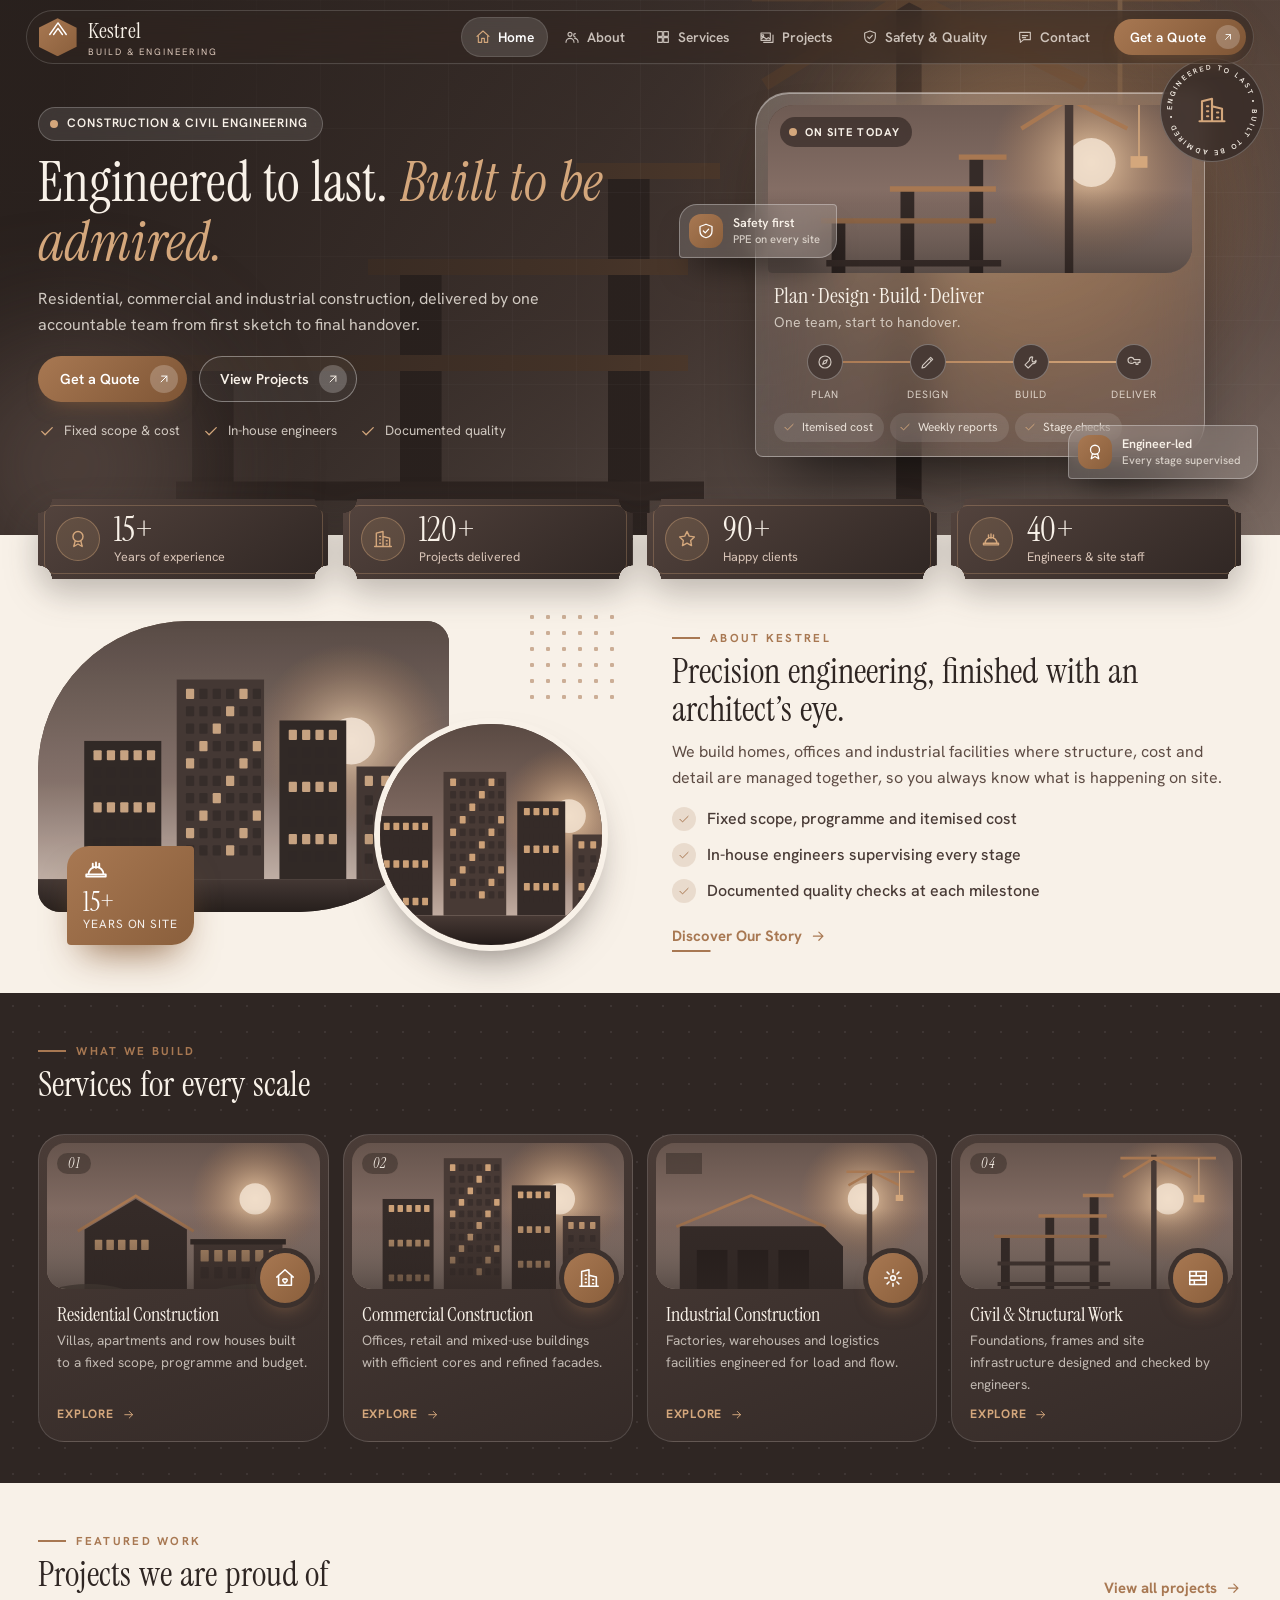
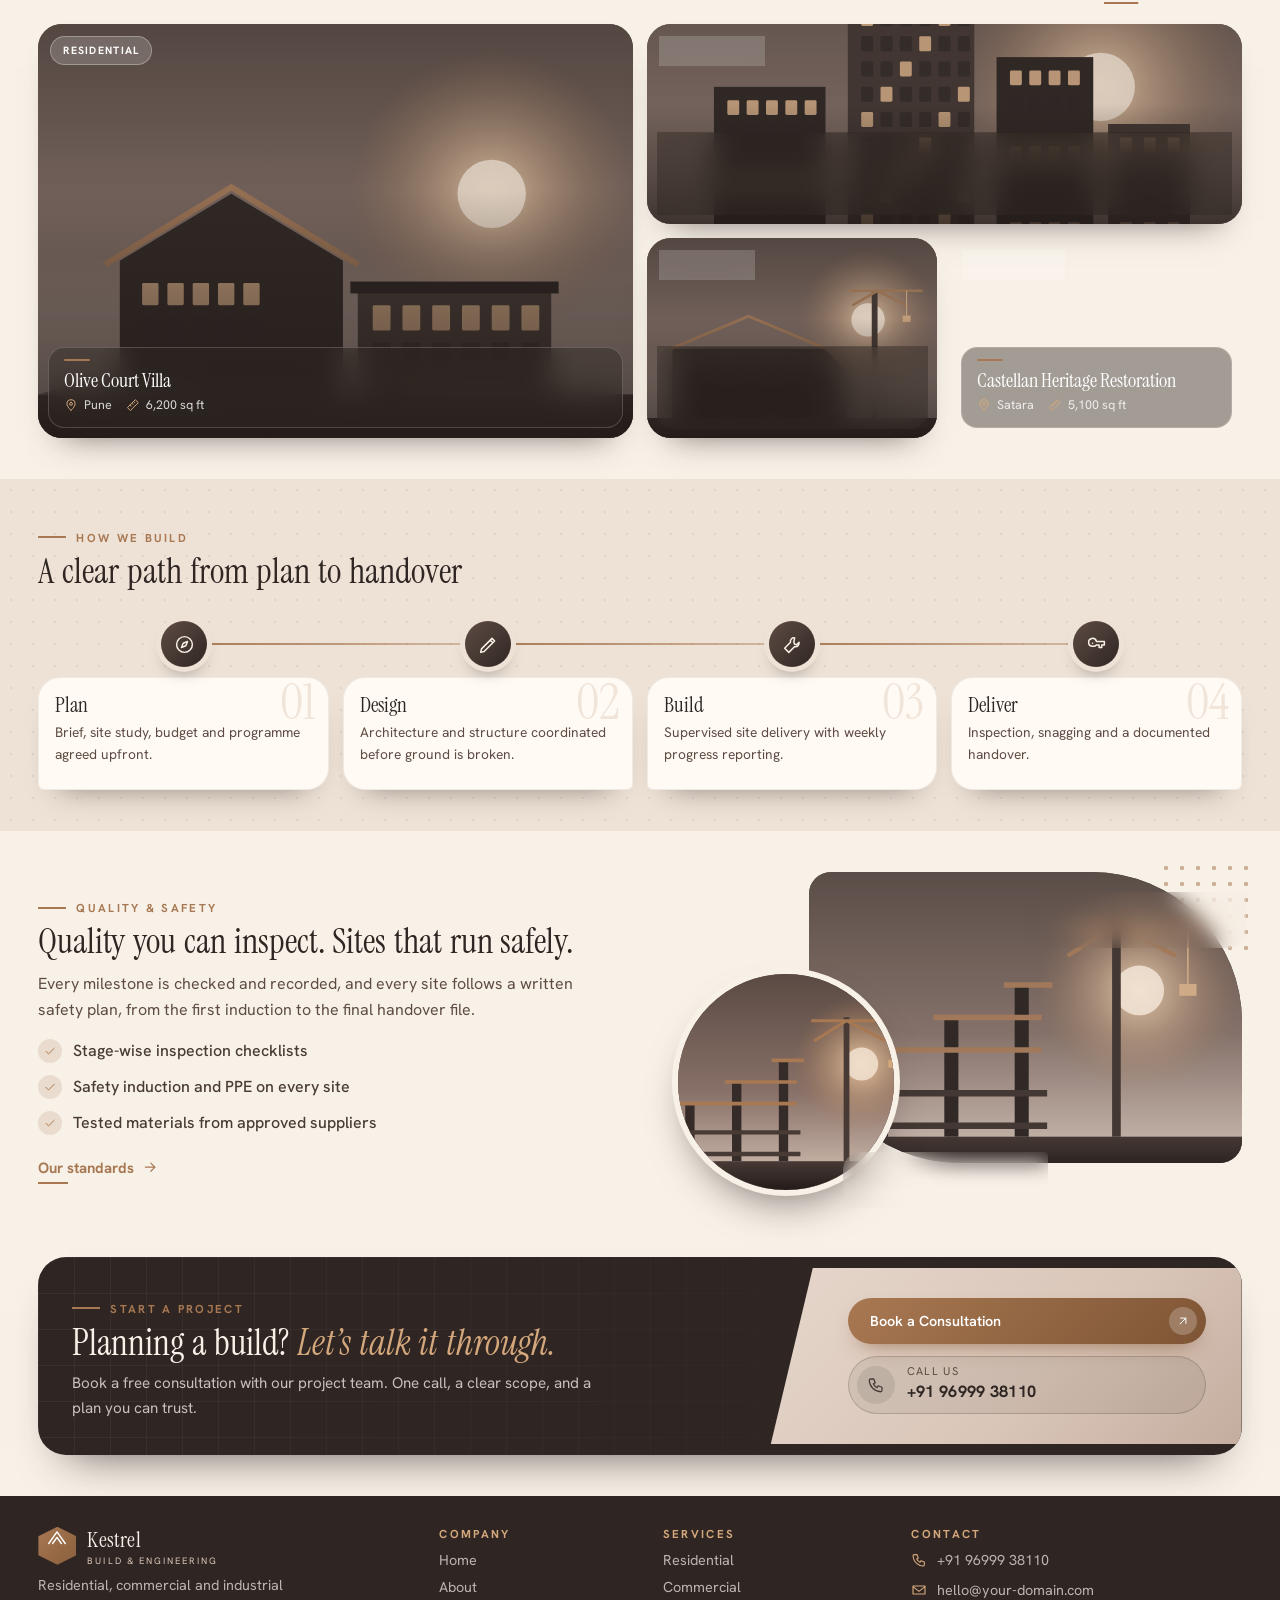
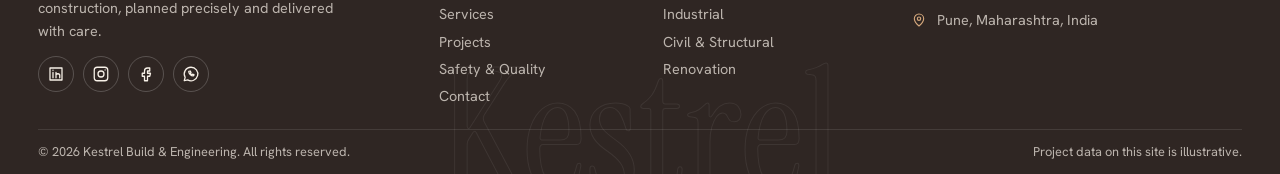
<file: index.html>
<!DOCTYPE html>
<html lang="en">

<head>
    <meta charset="utf-8">
    <meta name="viewport" content="width=device-width,initial-scale=1">
    <title>Premium Construction &amp; Civil Engineering | Kestrel Build &amp; Engineering</title>
    <meta name="description"
        content="Kestrel Build delivers residential, commercial and industrial construction with engineering precision.">
    <meta name="theme-color" content="#2F2623">
    <link rel="icon" href="assets/icons/favicon.svg" type="image/svg+xml">
    <link rel="preconnect" href="https://fonts.googleapis.com">
    <link rel="preconnect" href="https://fonts.gstatic.com" crossorigin>
    <link
        href="https://fonts.googleapis.com/css2?family=Hanken+Grotesk:wght@400;500;600;700&amp;family=Instrument+Serif:ital@0;1&amp;display=swap"
        rel="stylesheet">
    <link rel="stylesheet" href="css/style.css">
    <link rel="stylesheet" href="css/responsive.css">
</head>

<body data-page="index">
    <div id="site-header"></div>
    <main id="main">
        <section class="hero">
            <div class="hero-bg bp" data-drift><img data-ld
                    src="https://images.unsplash.com/photo-1541888946425-d81bb19240f5?auto=format&fit=crop&w=1800&q=80"
                    alt="Construction site with a crane at dusk" fetchpriority="high"></div><i class="orb o1"></i><i
                class="orb o2"></i>
            <div class="w hero-g">
                <div class="hero-tx"><span class="pill"><i class="dot"></i>Construction &amp; Civil Engineering</span>
                    <h1 data-split>Engineered to last. <em>Built to be admired.</em></h1>
                    <p>Residential, commercial and industrial construction, delivered by one accountable team from first
                        sketch to final handover.</p>
                    <div class="row"><a class="btn" href="contact.html">Get a Quote <i
                                class="bi bi-arrow-up-right"></i></a><a class="btn o" href="projects.html">View Projects
                            <i class="bi bi-arrow-up-right"></i></a></div>
                    <ul class="hl">
                        <li><i class="bi bi-check2"></i>Fixed scope &amp; cost</li>
                        <li><i class="bi bi-check2"></i>In-house engineers</li>
                        <li><i class="bi bi-check2"></i>Documented quality</li>
                    </ul>
                </div>
                <div class="hv">
                    <div class="ring"><svg class="t" viewBox="0 0 120 120" aria-hidden="true">
                            <defs>
                                <path id="rp" d="M60,60 m-47,0 a47,47 0 1,1 94,0 a47,47 0 1,1 -94,0" />
                            </defs><text>
                                <textPath href="#rp" textLength="290">ENGINEERED TO LAST • BUILT TO BE ADMIRED •
                                </textPath>
                            </text>
                        </svg><i class="bi bi-buildings"></i></div>
                    <aside class="hc" data-tilt>
                        <div class="hci bp"><img data-ld
                                src="https://images.unsplash.com/photo-1581094794329-c8112a89af12?auto=format&fit=crop&w=800&q=80"
                                alt="Engineers reviewing plans on site" class="fill"><span class="live"><i
                                    class="dot"></i>On site today</span></div>
                        <div class="hcb">
                            <h3>Plan &middot; Design &middot; Build &middot; Deliver</h3>
                            <p>One team, start to handover.</p>
                            <div class="trk"><span><i class="bi bi-compass"></i>Plan</span><span><i
                                        class="bi bi-pencil-ruler"></i>Design</span><span><i
                                        class="bi bi-tools"></i>Build</span><span><i
                                        class="bi bi-key"></i>Deliver</span></div>
                            <ul class="chs">
                                <li><i class="bi bi-check2"></i>Itemised cost</li>
                                <li><i class="bi bi-check2"></i>Weekly reports</li>
                                <li><i class="bi bi-check2"></i>Stage checks</li>
                            </ul>
                        </div>
                    </aside>
                    <div class="fc f1"><i class="bi bi-shield-check"></i>
                        <div>Safety first<small>PPE on every site</small></div>
                    </div>
                    <div class="fc f2"><i class="bi bi-award"></i>
                        <div>Engineer-led<small>Every stage supervised</small></div>
                    </div>
                </div>
            </div>
        </section>
        <section class="stats">
            <div class="w">
                <div class="sg">
                    <div class="st" data-r><i class="bi bi-award"></i>
                        <div><b data-count="15" data-suffix="+">0</b><span>Years of experience</span></div>
                    </div>
                    <div class="st" data-r><i class="bi bi-buildings"></i>
                        <div><b data-count="120" data-suffix="+">0</b><span>Projects delivered</span></div>
                    </div>
                    <div class="st" data-r><i class="bi bi-star"></i>
                        <div><b data-count="90" data-suffix="+">0</b><span>Happy clients</span></div>
                    </div>
                    <div class="st" data-r><i class="bi bi-hard-hat"></i>
                        <div><b data-count="40" data-suffix="+">0</b><span>Engineers &amp; site staff</span></div>
                    </div>
                </div>
            </div>
        </section>
        <section class="sec">
            <div class="w two">
                <div class="cm">
                    <div class="m bp" data-r><img data-ld
                            src="https://images.unsplash.com/photo-1503387762-592deb58ef4e?auto=format&fit=crop&w=900&q=80"
                            alt="Construction team reviewing a building site" loading="lazy"></div>
                    <div class="s bp" data-r><img data-ld
                            src="https://images.unsplash.com/photo-1531834685032-c34bf0d84c77?auto=format&fit=crop&w=500&q=80"
                            alt="Scaffolding and steel on a building site" loading="lazy"></div>
                    <div class="bdg"><i class="bi bi-hard-hat"></i><b>15+</b><small>Years on site</small></div>
                </div>
                <div><span class="eb">About Kestrel</span>
                    <h2 data-split>Precision engineering, finished with an architect&rsquo;s eye.</h2>
                    <p>We build homes, offices and industrial facilities where structure, cost and detail are managed
                        together, so you always know what is happening on site.</p>
                    <ul class="tk">
                        <li><i class="bi bi-check2"></i> Fixed scope, programme and itemised cost</li>
                        <li><i class="bi bi-check2"></i> In-house engineers supervising every stage</li>
                        <li><i class="bi bi-check2"></i> Documented quality checks at each milestone</li>
                    </ul><a class="lnk" href="about.html">Discover Our Story <i class="bi bi-arrow-right"></i></a>
                </div>
            </div>
        </section>
        <section class="sec dk">
            <div class="w">
                <div class="hd">
                    <div><span class="eb">What we build</span>
                        <h2 data-split>Services for every scale</h2>
                    </div>
                </div>
                <ul class="sh">
                    <li class="sc" data-r><a href="services.html"><span class="im bp"><img data-ld
                                    src="https://images.unsplash.com/photo-1600585154340-be6161a56a0c?auto=format&fit=crop&w=600&q=80"
                                    alt="Modern residential villa" loading="lazy"><em class="no">01</em></span><span
                                class="ic"><i class="bi bi-house-heart"></i></span>
                            <h3>Residential Construction</h3>
                            <p>Villas, apartments and row houses built to a fixed scope, programme and budget.</p><span
                                class="go">Explore <i class="bi bi-arrow-right"></i></span>
                        </a></li>
                    <li class="sc" data-r><a href="services.html"><span class="im bp"><img data-ld
                                    src="https://images.unsplash.com/photo-1486406146926-c627a92ad1ab?auto=format&fit=crop&w=600&q=80"
                                    alt="Glass commercial towers" loading="lazy"><em class="no">02</em></span><span
                                class="ic"><i class="bi bi-buildings"></i></span>
                            <h3>Commercial Construction</h3>
                            <p>Offices, retail and mixed-use buildings with efficient cores and refined facades.</p>
                            <span class="go">Explore <i class="bi bi-arrow-right"></i></span>
                        </a></li>
                    <li class="sc" data-r><a href="services.html"><span class="im bp"><img data-ld
                                    src="https://images.unsplash.com/photo-1565008447742-97f6f38c985c?auto=format&fit=crop&w=600&q=80"
                                    alt="Industrial steel structure" loading="lazy"><em class="no">03</em></span><span
                                class="ic"><i class="bi bi-gear-wide-connected"></i></span>
                            <h3>Industrial Construction</h3>
                            <p>Factories, warehouses and logistics facilities engineered for load and flow.</p><span
                                class="go">Explore <i class="bi bi-arrow-right"></i></span>
                        </a></li>
                    <li class="sc" data-r><a href="services.html"><span class="im bp"><img data-ld
                                    src="https://images.unsplash.com/photo-1504307651254-35680f356dfd?auto=format&fit=crop&w=600&q=80"
                                    alt="Civil works on site" loading="lazy"><em class="no">04</em></span><span
                                class="ic"><i class="bi bi-bricks"></i></span>
                            <h3>Civil & Structural Work</h3>
                            <p>Foundations, frames and site infrastructure designed and checked by engineers.</p><span
                                class="go">Explore <i class="bi bi-arrow-right"></i></span>
                        </a></li>
                </ul>
            </div>
        </section>
        <section class="sec">
            <div class="w">
                <div class="hd">
                    <div><span class="eb">Featured work</span>
                        <h2 data-split>Projects we are proud of</h2>
                    </div><a class="lnk" href="projects.html">View all projects <i class="bi bi-arrow-right"></i></a>
                </div>
                <div class="pf" id="pfeat"></div>
            </div>
        </section>
        <section class="sec band2">
            <div class="w">
                <div class="hd">
                    <div><span class="eb">How we build</span>
                        <h2 data-split>A clear path from plan to handover</h2>
                    </div>
                </div>
                <div class="flow" style="--n:4">
                    <div class="fs" style="--i:0">
                        <div class="nm"><i class="bi bi-compass"></i></div>
                        <div class="fcd sp"><span class="big">01</span>
                            <h3>Plan</h3>
                            <p>Brief, site study, budget and programme agreed upfront.</p>
                        </div>
                    </div>
                    <div class="fs" style="--i:1">
                        <div class="nm"><i class="bi bi-pencil-ruler"></i></div>
                        <div class="fcd sp"><span class="big">02</span>
                            <h3>Design</h3>
                            <p>Architecture and structure coordinated before ground is broken.</p>
                        </div>
                    </div>
                    <div class="fs" style="--i:2">
                        <div class="nm"><i class="bi bi-tools"></i></div>
                        <div class="fcd sp"><span class="big">03</span>
                            <h3>Build</h3>
                            <p>Supervised site delivery with weekly progress reporting.</p>
                        </div>
                    </div>
                    <div class="fs end" style="--i:3">
                        <div class="nm"><i class="bi bi-key"></i></div>
                        <div class="fcd sp"><span class="big">04</span>
                            <h3>Deliver</h3>
                            <p>Inspection, snagging and a documented handover.</p>
                        </div>
                    </div>
                </div>
            </div>
        </section>
        <section class="sec">
            <div class="w two">
                <div><span class="eb">Quality &amp; safety</span>
                    <h2 data-split>Quality you can inspect. Sites that run safely.</h2>
                    <p>Every milestone is checked and recorded, and every site follows a written safety plan, from the
                        first induction to the final handover file.</p>
                    <ul class="tk">
                        <li><i class="bi bi-check2"></i> Stage-wise inspection checklists</li>
                        <li><i class="bi bi-check2"></i> Safety induction and PPE on every site</li>
                        <li><i class="bi bi-check2"></i> Tested materials from approved suppliers</li>
                    </ul><a class="lnk" href="safety-quality.html">Our standards <i class="bi bi-arrow-right"></i></a>
                </div>
                <div class="cm v4">
                    <div class="m bp" data-r><img data-ld
                            src="https://images.unsplash.com/photo-1534237710431-e2fc698436d0?auto=format&fit=crop&w=900&q=80"
                            alt="Site worker in a safety helmet" loading="lazy"></div>
                    <div class="s bp" data-r><img data-ld
                            src="https://images.unsplash.com/photo-1581091226825-a6a2a5aee158?auto=format&fit=crop&w=500&q=80"
                            alt="Technician checking materials" loading="lazy"></div>
                    <div class="fchip" style="right:-4px;top:6%"><i class="bi bi-shield-check"></i>
                        <div>Inspected at every stage<small>Recorded for handover</small></div>
                    </div>
                    <div class="fchip" style="left:30%;bottom:-6px;animation-delay:-3s"><i class="bi bi-hard-hat"></i>
                        <div>Safety first<small>Written plan on every site</small></div>
                    </div>
                </div>
            </div>
        </section>
        <div data-cta></div>
        <dialog class="pm" id="pm" aria-labelledby="pm-t">
            <div class="pm-in"><button class="x" id="pm-x" aria-label="Close project details"><i
                        class="bi bi-x-lg"></i></button>
                <div class="im bp"><img id="pm-img" src="assets/images/placeholder.svg" alt=""><span class="ct"
                        id="pm-c2"></span></div>
                <div class="pm-tx"><span class="eb in" id="pm-c"></span>
                    <h2 id="pm-t"></h2>
                    <p id="pm-d"></p>
                    <div class="tls">
                        <div class="tl"><i class="bi bi-geo-alt"></i><span>Location<b id="pm-l"></b></span></div>
                        <div class="tl"><i class="bi bi-rulers"></i><span>Built area<b id="pm-a"></b></span></div>
                        <div class="tl"><i class="bi bi-hard-hat"></i><span>Scope of work<b id="pm-s"></b></span></div>
                    </div><a class="btn" href="contact.html">Discuss a Similar Project <i
                            class="bi bi-arrow-up-right"></i></a>
                </div>
            </div>
        </dialog>
    </main>
    <div id="site-footer"></div>
    <script src="js/main.js"></script>
    <script src="js/projects.js"></script>
</body>

</html>
</file>
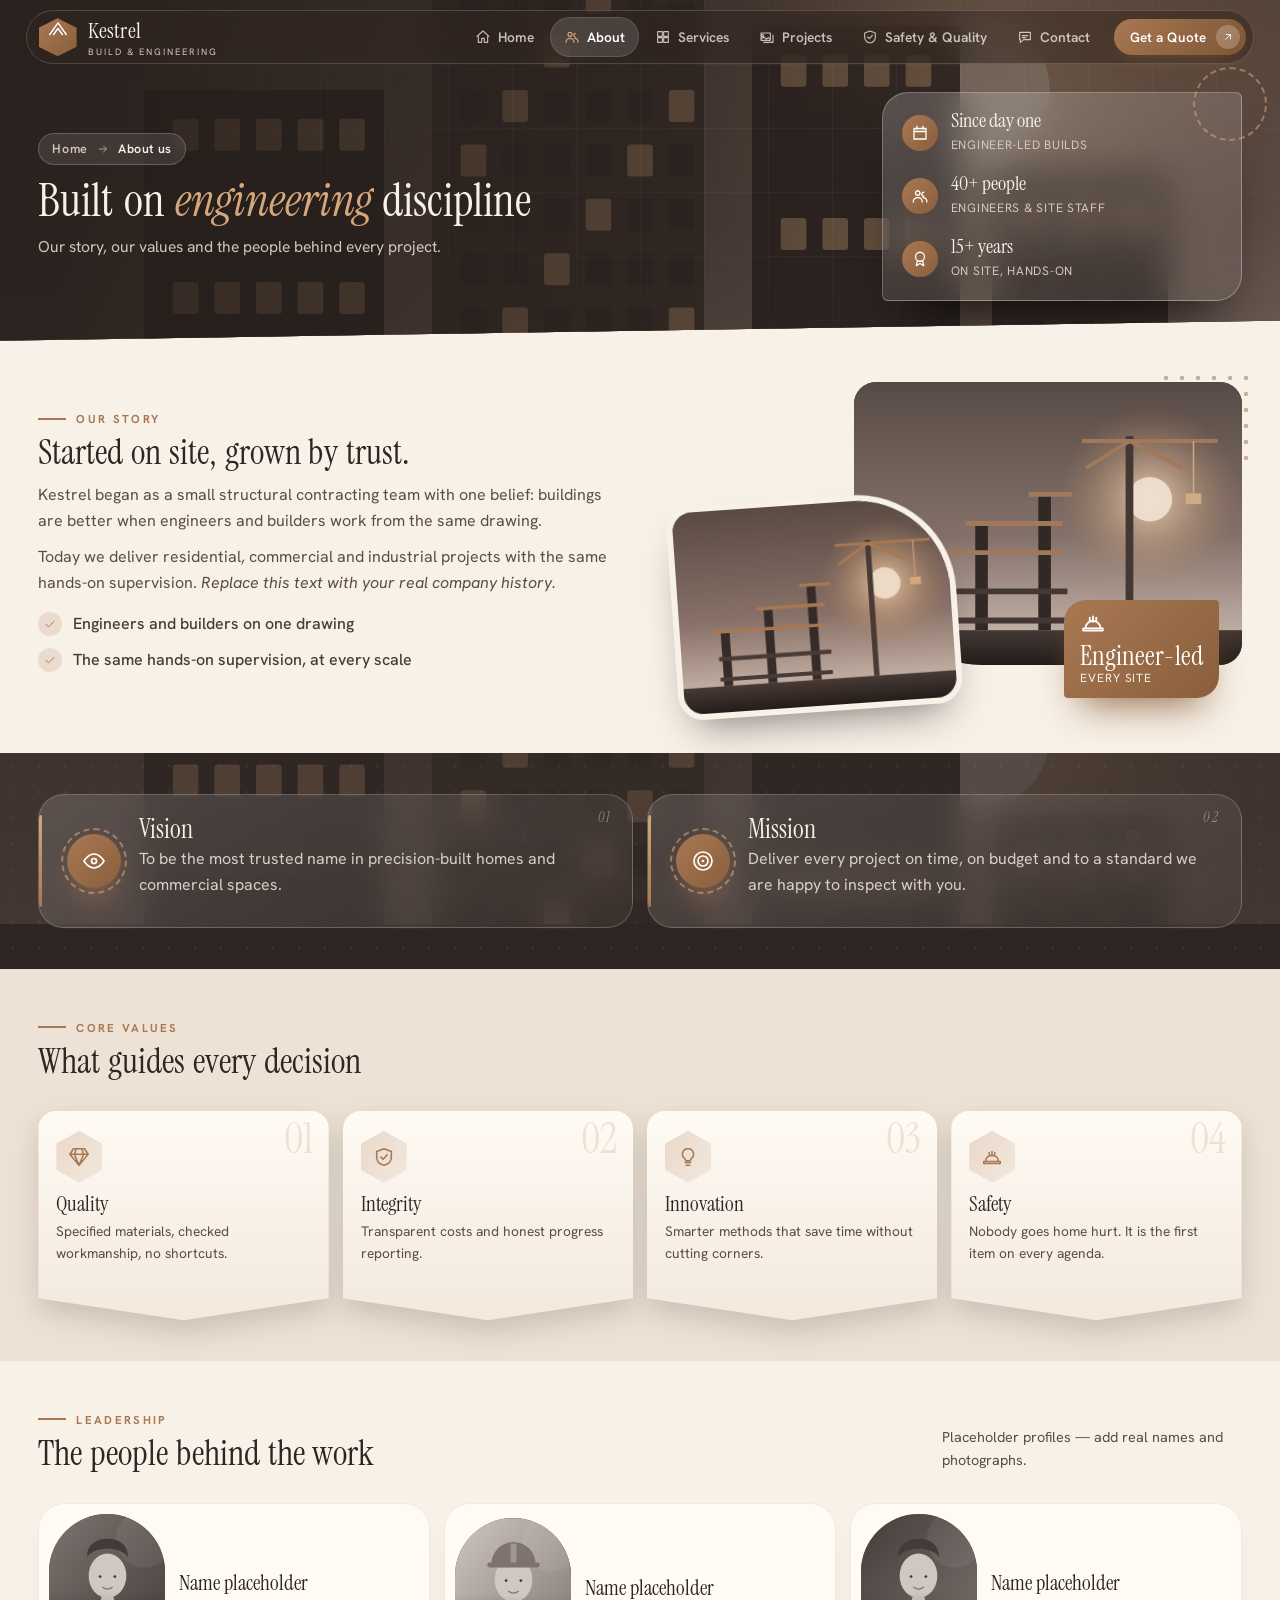
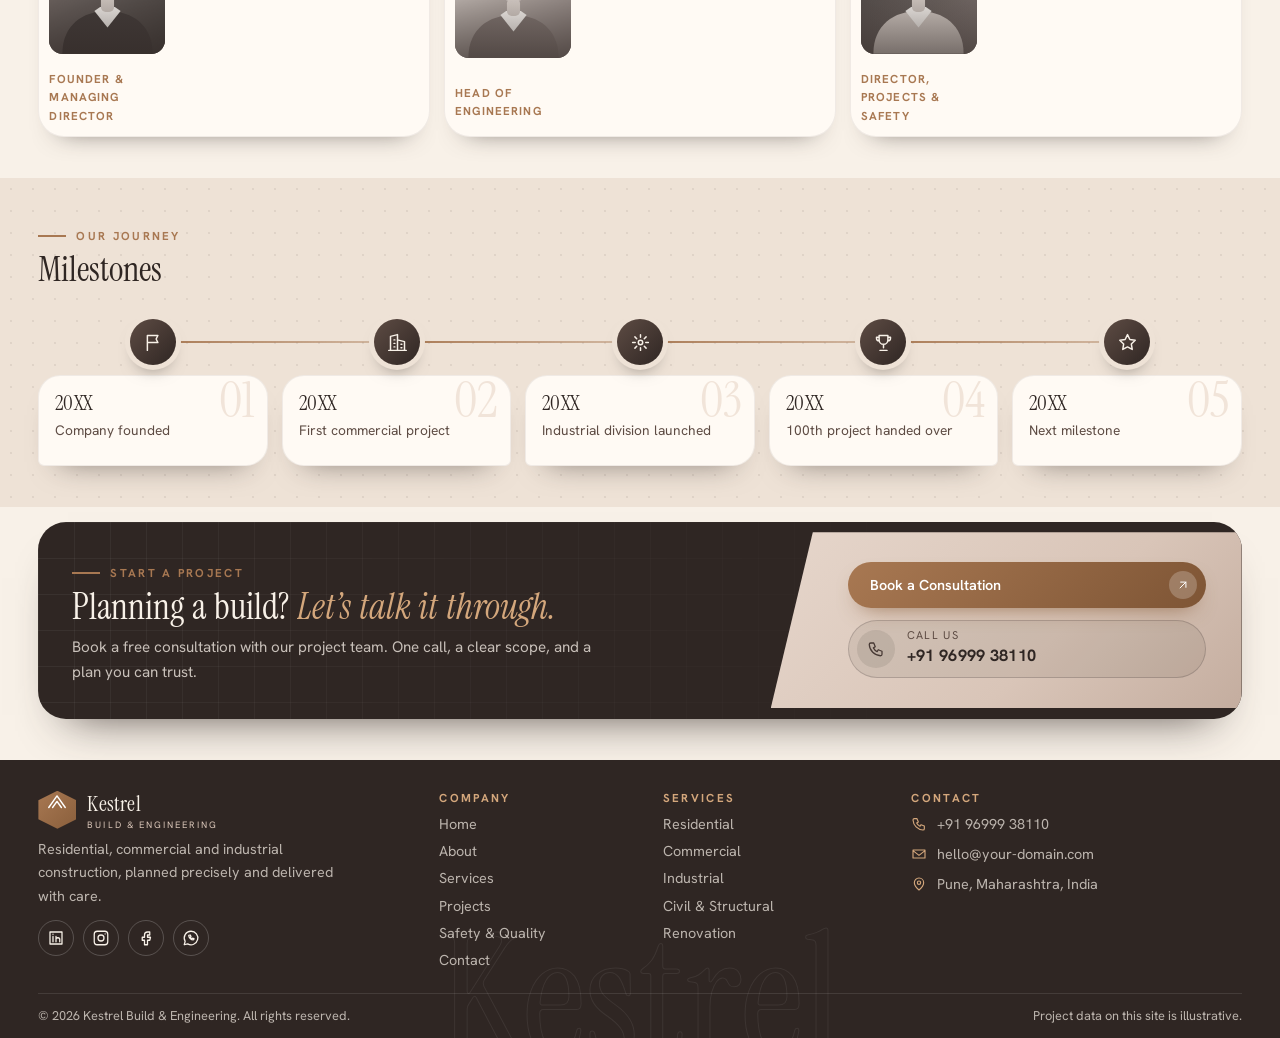
<file: about.html>
<!DOCTYPE html>
<html lang="en">

<head>
    <meta charset="utf-8">
    <meta name="viewport" content="width=device-width,initial-scale=1">
    <title>About Us | Kestrel Build &amp; Engineering</title>
    <meta name="description" content="Meet Kestrel Build: our story, vision, values and leadership.">
    <meta name="theme-color" content="#2F2623">
    <link rel="icon" href="assets/icons/favicon.svg" type="image/svg+xml">
    <link rel="preconnect" href="https://fonts.googleapis.com">
    <link rel="preconnect" href="https://fonts.gstatic.com" crossorigin>
    <link
        href="https://fonts.googleapis.com/css2?family=Hanken+Grotesk:wght@400;500;600;700&amp;family=Instrument+Serif:ital@0;1&amp;display=swap"
        rel="stylesheet">
    <link rel="stylesheet" href="css/style.css">
    <link rel="stylesheet" href="css/responsive.css">
</head>

<body data-page="about">
    <div id="site-header"></div>
    <main id="main">
        <section class="ph">
            <div class="ph-bg bp" data-drift><img data-ld
                    src="https://images.unsplash.com/photo-1504307651254-35680f356dfd?auto=format&fit=crop&w=1600&q=80"
                    alt="Crane and building frame at a construction site" fetchpriority="high"></div>
            <div class="w ph-g">
                <div class="ph-tx">
                    <nav class="crumb" aria-label="Breadcrumb"><a href="index.html">Home</a><i
                            class="bi bi-arrow-right"></i><span>About us</span></nav>
                    <h1 data-split>Built on <em>engineering</em> discipline</h1>
                    <p>Our story, our values and the people behind every project.</p>
                </div>
                <div class="phc"><i class="phr"></i>
                    <ul>
                        <li><i class="bi bi-calendar"></i>
                            <div><b>Since day one</b><span>Engineer-led builds</span></div>
                        </li>
                        <li><i class="bi bi-people"></i>
                            <div><b>40+ people</b><span>Engineers &amp; site staff</span></div>
                        </li>
                        <li><i class="bi bi-award"></i>
                            <div><b>15+ years</b><span>On site, hands-on</span></div>
                        </li>
                    </ul>
                </div>
            </div>
        </section>
        <section class="sec">
            <div class="w two">
                <div><span class="eb">Our story</span>
                    <h2 data-split>Started on site, grown by trust.</h2>
                    <p>Kestrel began as a small structural contracting team with one belief: buildings are better when
                        engineers and builders work from the same drawing.</p>
                    <p>Today we deliver residential, commercial and industrial projects with the same hands-on
                        supervision. <em>Replace this text with your real company history.</em></p>
                    <ul class="tk">
                        <li><i class="bi bi-check2"></i> Engineers and builders on one drawing</li>
                        <li><i class="bi bi-check2"></i> The same hands-on supervision, at every scale</li>
                    </ul>
                </div>
                <div class="cm v2">
                    <div class="m bp" data-r><img data-ld
                            src="https://images.unsplash.com/photo-1556761175-5973dc0f32e7?auto=format&fit=crop&w=900&q=80"
                            alt="Project team in a planning meeting" loading="lazy"></div>
                    <div class="s bp" data-r><img data-ld
                            src="https://images.unsplash.com/photo-1517581177682-a085bb7ffb15?auto=format&fit=crop&w=600&q=80"
                            alt="Engineers inspecting a site" loading="lazy"></div>
                    <div class="bdg"><i class="bi bi-hard-hat"></i><b>Engineer-led</b><small>Every site</small></div>
                </div>
            </div>
        </section>
        <section class="sec vm dk">
            <div class="bgi bp" data-drift><img data-ld
                    src="https://images.unsplash.com/photo-1460317442991-0ec209397118?auto=format&fit=crop&w=1600&q=80"
                    alt="Modern apartment building" loading="lazy"></div>
            <div class="w g2">
                <article class="vmc sp" data-r data-tilt><span class="tag">01</span>
                    <div class="vic"><i class="bi bi-eye"></i></div>
                    <h3>Vision</h3>
                    <p>To be the most trusted name in precision-built homes and commercial spaces.</p><span
                        class="wm"><i class="bi bi-eye"></i></span><i class="ln"></i>
                </article>
                <article class="vmc sp" data-r data-tilt><span class="tag">02</span>
                    <div class="vic"><i class="bi bi-bullseye"></i></div>
                    <h3>Mission</h3>
                    <p>Deliver every project on time, on budget and to a standard we are happy to inspect with you.</p>
                    <span class="wm"><i class="bi bi-bullseye"></i></span><i class="ln"></i>
                </article>
            </div>
        </section>
        <section class="sec band">
            <div class="w">
                <div class="hd">
                    <div><span class="eb">Core values</span>
                        <h2 data-split>What guides every decision</h2>
                    </div>
                </div>
                <div class="vlg">
                    <article class="vl sp" data-r><span class="n">01</span>
                        <div class="hx"><i class="bi bi-gem"></i></div>
                        <h3>Quality</h3>
                        <p>Specified materials, checked workmanship, no shortcuts.</p>
                    </article>
                    <article class="vl sp" data-r><span class="n">02</span>
                        <div class="hx"><i class="bi bi-shield-check"></i></div>
                        <h3>Integrity</h3>
                        <p>Transparent costs and honest progress reporting.</p>
                    </article>
                    <article class="vl sp" data-r><span class="n">03</span>
                        <div class="hx"><i class="bi bi-lightbulb"></i></div>
                        <h3>Innovation</h3>
                        <p>Smarter methods that save time without cutting corners.</p>
                    </article>
                    <article class="vl sp" data-r><span class="n">04</span>
                        <div class="hx"><i class="bi bi-hard-hat"></i></div>
                        <h3>Safety</h3>
                        <p>Nobody goes home hurt. It is the first item on every agenda.</p>
                    </article>
                </div>
            </div>
        </section>
        <section class="sec">
            <div class="w">
                <div class="hd">
                    <div><span class="eb">Leadership</span>
                        <h2 data-split>The people behind the work</h2>
                    </div>
                    <p>Placeholder profiles &mdash; add real names and photographs.</p>
                </div>
                <div class="tmg">
                    <article class="ld" data-r>
                        <div class="po bp"><img data-ld
                                src="https://images.unsplash.com/photo-1560250097-0b93528c311a?auto=format&fit=crop&w=600&q=80"
                                data-fb="assets/images/l1.svg" alt="Founder portrait (placeholder)" loading="lazy">
                            <div class="so2"><a href="#" aria-label="LinkedIn"><i class="bi bi-linkedin"></i></a><a
                                    href="#" aria-label="Email"><i class="bi bi-envelope"></i></a><a href="#"
                                    aria-label="Phone"><i class="bi bi-telephone"></i></a></div>
                        </div>
                        <h3>Name placeholder</h3>
                        <p class="role">Founder &amp; Managing Director</p>
                    </article>
                    <article class="ld" data-r>
                        <div class="po bp"><img data-ld
                                src="https://images.unsplash.com/photo-1573496359142-b8d87734a5a2?auto=format&fit=crop&w=600&q=80"
                                data-fb="assets/images/l2.svg" alt="Head of Engineering portrait (placeholder)"
                                loading="lazy">
                            <div class="so2"><a href="#" aria-label="LinkedIn"><i class="bi bi-linkedin"></i></a><a
                                    href="#" aria-label="Email"><i class="bi bi-envelope"></i></a><a href="#"
                                    aria-label="Phone"><i class="bi bi-telephone"></i></a></div>
                        </div>
                        <h3>Name placeholder</h3>
                        <p class="role">Head of Engineering</p>
                    </article>
                    <article class="ld" data-r>
                        <div class="po bp"><img data-ld
                                src="https://images.unsplash.com/photo-1472099645785-5658abf4ff4e?auto=format&fit=crop&w=600&q=80"
                                data-fb="assets/images/l3.svg" alt="Director portrait (placeholder)" loading="lazy">
                            <div class="so2"><a href="#" aria-label="LinkedIn"><i class="bi bi-linkedin"></i></a><a
                                    href="#" aria-label="Email"><i class="bi bi-envelope"></i></a><a href="#"
                                    aria-label="Phone"><i class="bi bi-telephone"></i></a></div>
                        </div>
                        <h3>Name placeholder</h3>
                        <p class="role">Director, Projects &amp; Safety</p>
                    </article>
                </div>
            </div>
        </section>
        <section class="sec band2">
            <div class="w">
                <div class="hd">
                    <div><span class="eb">Our journey</span>
                        <h2 data-split>Milestones</h2>
                    </div>
                </div>
                <div class="flow" style="--n:5">
                    <div class="fs" style="--i:0">
                        <div class="nm"><i class="bi bi-flag"></i></div>
                        <div class="fcd sp"><span class="big">01</span>
                            <h3>20XX</h3>
                            <p>Company founded</p>
                        </div>
                    </div>
                    <div class="fs" style="--i:1">
                        <div class="nm"><i class="bi bi-buildings"></i></div>
                        <div class="fcd sp"><span class="big">02</span>
                            <h3>20XX</h3>
                            <p>First commercial project</p>
                        </div>
                    </div>
                    <div class="fs" style="--i:2">
                        <div class="nm"><i class="bi bi-gear-wide-connected"></i></div>
                        <div class="fcd sp"><span class="big">03</span>
                            <h3>20XX</h3>
                            <p>Industrial division launched</p>
                        </div>
                    </div>
                    <div class="fs" style="--i:3">
                        <div class="nm"><i class="bi bi-trophy"></i></div>
                        <div class="fcd sp"><span class="big">04</span>
                            <h3>20XX</h3>
                            <p>100th project handed over</p>
                        </div>
                    </div>
                    <div class="fs end" style="--i:4">
                        <div class="nm"><i class="bi bi-star"></i></div>
                        <div class="fcd sp"><span class="big">05</span>
                            <h3>20XX</h3>
                            <p>Next milestone</p>
                        </div>
                    </div>
                </div>
            </div>
        </section>
        <div data-cta></div>
    </main>
    <div id="site-footer"></div>
    <script src="js/main.js"></script>
</body>

</html>
</file>
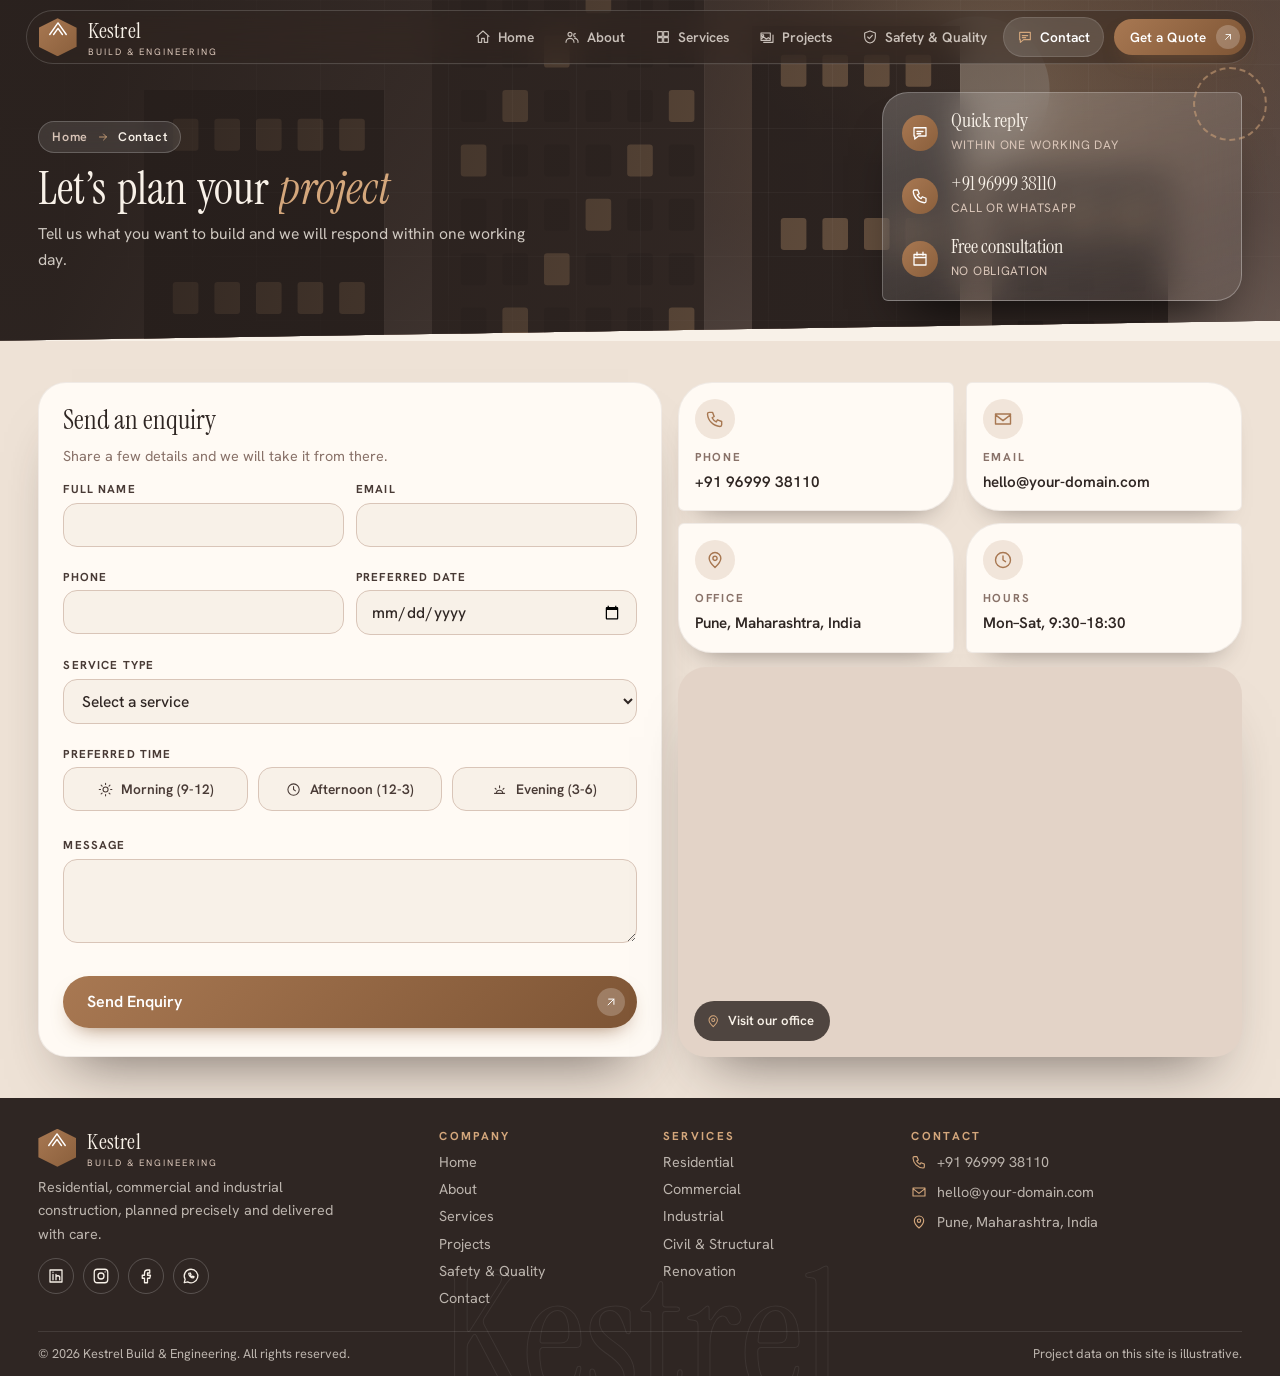
<file: contact.html>
<!DOCTYPE html>
<html lang="en">

<head>
    <meta charset="utf-8">
    <meta name="viewport" content="width=device-width,initial-scale=1">
    <title>Contact | Kestrel Build &amp; Engineering</title>
    <meta name="description"
        content="Contact Kestrel Build to discuss your residential, commercial or industrial construction project.">
    <meta name="theme-color" content="#2F2623">
    <link rel="icon" href="assets/icons/favicon.svg" type="image/svg+xml">
    <link rel="preconnect" href="https://fonts.googleapis.com">
    <link rel="preconnect" href="https://fonts.gstatic.com" crossorigin>
    <link
        href="https://fonts.googleapis.com/css2?family=Hanken+Grotesk:wght@400;500;600;700&amp;family=Instrument+Serif:ital@0;1&amp;display=swap"
        rel="stylesheet">
    <link rel="stylesheet" href="css/style.css">
    <link rel="stylesheet" href="css/responsive.css">
</head>

<body data-page="contact">
    <div id="site-header"></div>
    <main id="main">
        <section class="ph">
            <div class="ph-bg bp" data-drift><img data-ld
                    src="https://images.unsplash.com/photo-1497366216548-37526070297c?auto=format&fit=crop&w=1600&q=80"
                    alt="Modern office building exterior" fetchpriority="high"></div>
            <div class="w ph-g">
                <div class="ph-tx">
                    <nav class="crumb" aria-label="Breadcrumb"><a href="index.html">Home</a><i
                            class="bi bi-arrow-right"></i><span>Contact</span></nav>
                    <h1 data-split>Let&rsquo;s plan your <em>project</em></h1>
                    <p>Tell us what you want to build and we will respond within one working day.</p>
                </div>
                <div class="phc"><i class="phr"></i>
                    <ul>
                        <li><i class="bi bi-chat"></i>
                            <div><b>Quick reply</b><span>Within one working day</span></div>
                        </li>
                        <li><i class="bi bi-telephone"></i>
                            <div><b>+91 96999 38110</b><span>Call or WhatsApp</span></div>
                        </li>
                        <li><i class="bi bi-calendar"></i>
                            <div><b>Free consultation</b><span>No obligation</span></div>
                        </li>
                    </ul>
                </div>
            </div>
        </section>
        <section class="sec band">
            <div class="w ctg">
                <form class="fm" id="cf" novalidate data-r>
                    <h2>Send an enquiry</h2>
                    <p class="sub">Share a few details and we will take it from there.</p>
                    <div class="fr">
                        <div class="fd"><label for="name">Full name</label><input id="name" name="name" type="text"
                                autocomplete="name"><span class="er" id="e-name" aria-live="polite"></span></div>
                        <div class="fd"><label for="email">Email</label><input id="email" name="email" type="email"
                                autocomplete="email"><span class="er" id="e-email" aria-live="polite"></span></div>
                    </div>
                    <div class="fr">
                        <div class="fd"><label for="phone">Phone</label><input id="phone" name="phone" type="tel"
                                autocomplete="tel"><span class="er" id="e-phone" aria-live="polite"></span></div>
                        <div class="fd"><label for="date">Preferred date</label><input id="date" name="date"
                                type="date"><span class="er" id="e-date" aria-live="polite"></span></div>
                    </div>
                    <div class="fd"><label for="service">Service type</label><select id="service" name="service">
                            <option value="">Select a service</option>
                            <option>Residential Construction</option>
                            <option>Commercial Construction</option>
                            <option>Industrial Construction</option>
                            <option>Civil &amp; Structural Work</option>
                            <option>Renovation &amp; Redevelopment</option>
                            <option>Project Planning &amp; Management</option>
                        </select><span class="er" id="e-service" aria-live="polite"></span></div>
                    <div class="fd"><span class="lb" id="tl">Preferred time</span>
                        <div class="tm" role="radiogroup" aria-labelledby="tl"><label><input type="radio" name="time"
                                    value="Morning (9-12)"><span><i class="bi bi-sun"></i> Morning
                                    (9-12)</span></label><label><input type="radio" name="time"
                                    value="Afternoon (12-3)"><span><i class="bi bi-clock"></i> Afternoon
                                    (12-3)</span></label><label><input type="radio" name="time"
                                    value="Evening (3-6)"><span><i class="bi bi-sunset"></i> Evening
                                    (3-6)</span></label></div><span class="er" id="e-time" aria-live="polite"></span>
                    </div>
                    <div class="fd"><label for="message">Message</label><textarea id="message"
                            name="message"></textarea><span class="er" id="e-message" aria-live="polite"></span></div>
                    <button class="btn" type="submit">Send Enquiry <i class="bi bi-arrow-up-right"></i></button>
                    <div class="fb" id="fb" role="status" aria-live="polite"></div>
                </form>
                <div class="cr">
                    <ul class="ci">
                        <li data-r><i class="bi bi-telephone"></i><b>Phone</b><a href="tel:+919699938110">+91 96999
                                38110</a></li>
                        <li data-r><i class="bi bi-envelope"></i><b>Email</b><a
                                href="mailto:hello@your-domain.com">hello@your-domain.com</a></li>
                        <li data-r><i class="bi bi-geo-alt"></i><b>Office</b><span class="v">Pune, Maharashtra,
                                India</span></li>
                        <li data-r><i class="bi bi-clock"></i><b>Hours</b><span class="v">Mon&ndash;Sat,
                                9:30&ndash;18:30</span></li>
                    </ul>
                    <div class="mapw" data-r><!-- Replace the q= value with your office address --><iframe
                            src="https://www.google.com/maps?q=Pune%2C%20Maharashtra&amp;output=embed" loading="lazy"
                            referrerpolicy="no-referrer-when-downgrade" title="Office location map"></iframe>
                        <div class="tag"><i class="bi bi-geo-alt"></i> Visit our office</div>
                    </div>
                </div>
            </div>
        </section>
    </main>
    <div id="site-footer"></div>
    <script src="js/main.js"></script>
    <script src="js/contact.js"></script>
</body>

</html>
</file>
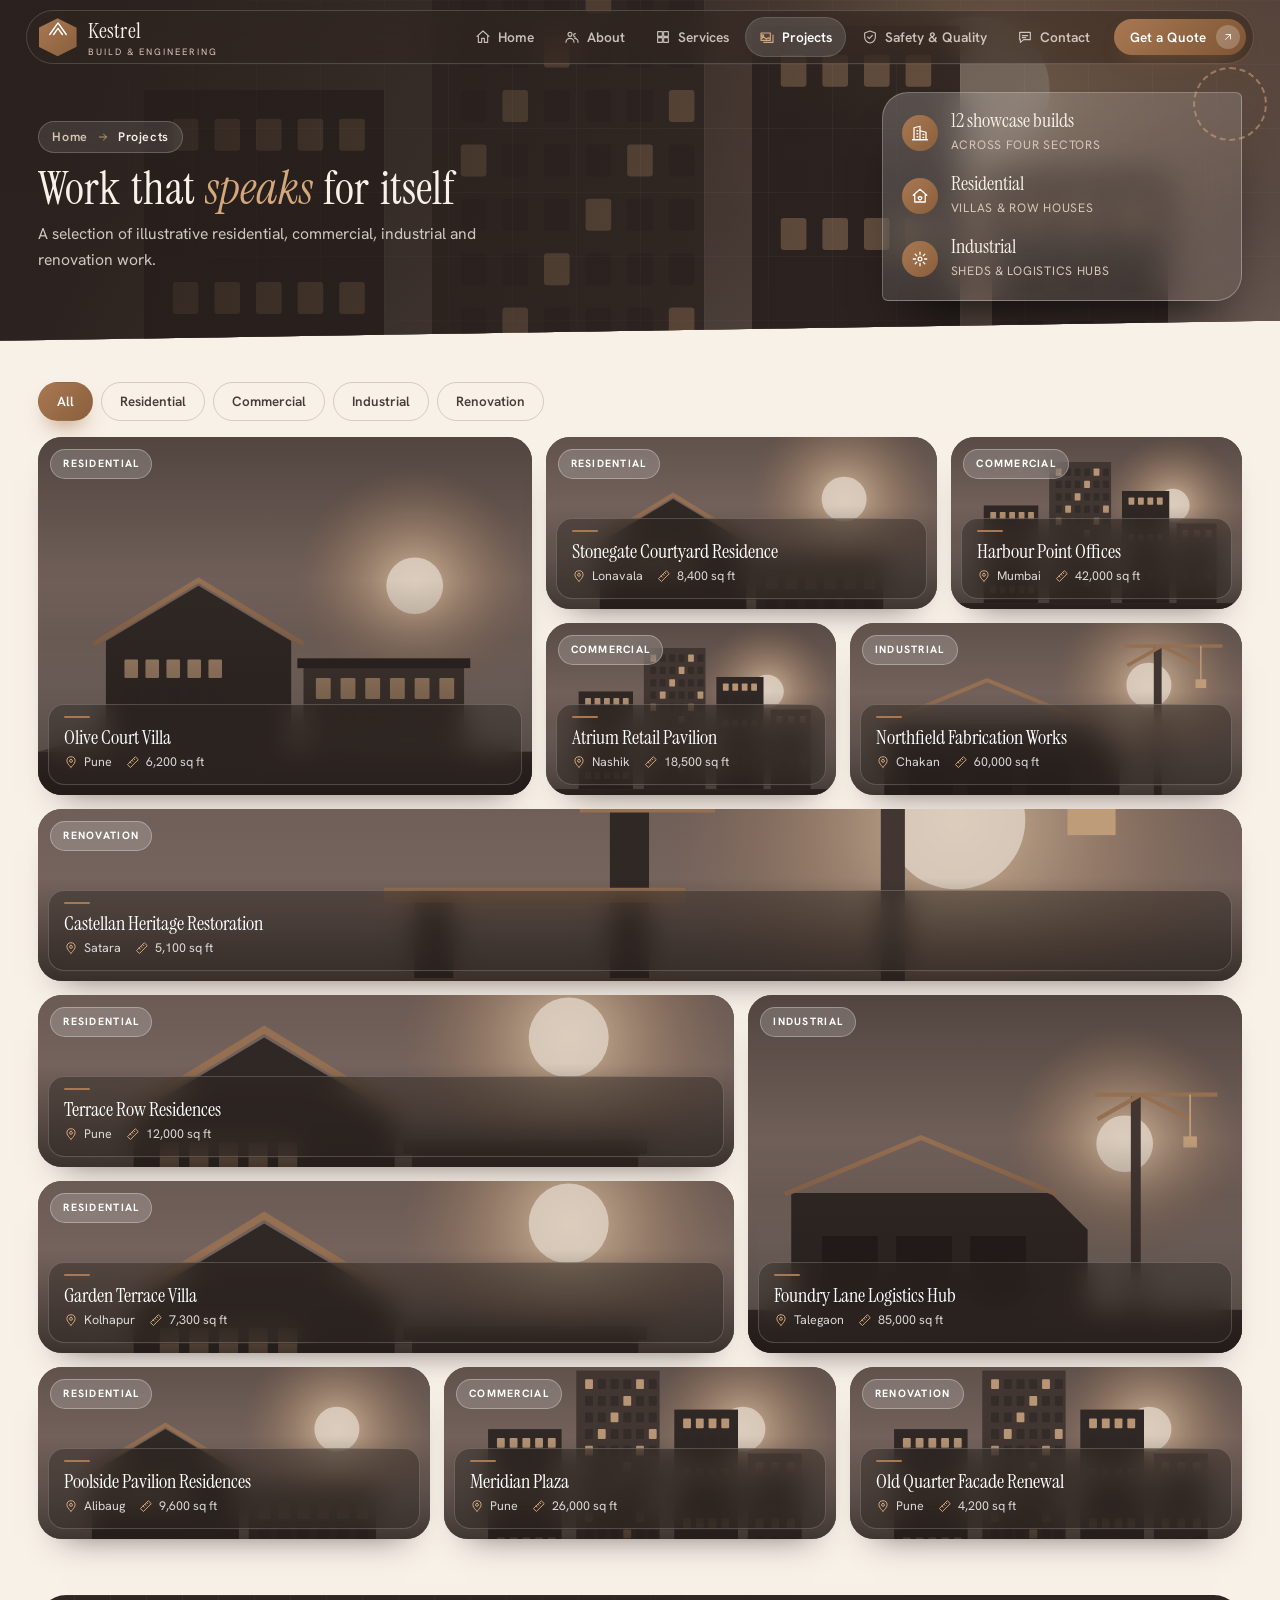
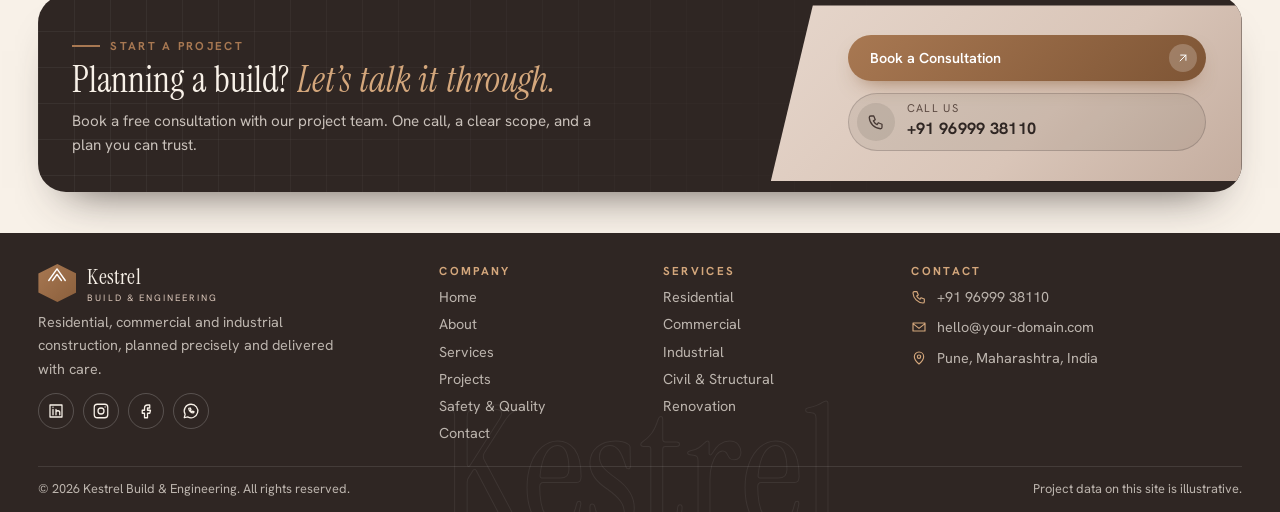
<file: projects.html>
<!DOCTYPE html>
<html lang="en">

<head>
    <meta charset="utf-8">
    <meta name="viewport" content="width=device-width,initial-scale=1">
    <title>Projects | Kestrel Build &amp; Engineering</title>
    <meta name="description"
        content="Selected residential, commercial, industrial and renovation projects by Kestrel Build.">
    <meta name="theme-color" content="#2F2623">
    <link rel="icon" href="assets/icons/favicon.svg" type="image/svg+xml">
    <link rel="preconnect" href="https://fonts.googleapis.com">
    <link rel="preconnect" href="https://fonts.gstatic.com" crossorigin>
    <link
        href="https://fonts.googleapis.com/css2?family=Hanken+Grotesk:wght@400;500;600;700&amp;family=Instrument+Serif:ital@0;1&amp;display=swap"
        rel="stylesheet">
    <link rel="stylesheet" href="css/style.css">
    <link rel="stylesheet" href="css/responsive.css">
</head>

<body data-page="projects">
    <div id="site-header"></div>
    <main id="main">
        <section class="ph">
            <div class="ph-bg bp" data-drift><img data-ld
                    src="https://images.unsplash.com/photo-1545324418-cc1a3fa10c00?auto=format&fit=crop&w=1600&q=80"
                    alt="Contemporary building facade" fetchpriority="high"></div>
            <div class="w ph-g">
                <div class="ph-tx">
                    <nav class="crumb" aria-label="Breadcrumb"><a href="index.html">Home</a><i
                            class="bi bi-arrow-right"></i><span>Projects</span></nav>
                    <h1 data-split>Work that <em>speaks</em> for itself</h1>
                    <p>A selection of illustrative residential, commercial, industrial and renovation work.</p>
                </div>
                <div class="phc"><i class="phr"></i>
                    <ul>
                        <li><i class="bi bi-buildings"></i>
                            <div><b>12 showcase builds</b><span>Across four sectors</span></div>
                        </li>
                        <li><i class="bi bi-house-heart"></i>
                            <div><b>Residential</b><span>Villas &amp; row houses</span></div>
                        </li>
                        <li><i class="bi bi-gear-wide-connected"></i>
                            <div><b>Industrial</b><span>Sheds &amp; logistics hubs</span></div>
                        </li>
                    </ul>
                </div>
            </div>
        </section>
        <section class="sec">
            <div class="w">
                <div class="fl" role="group" aria-label="Filter projects"><button type="button" data-f="All"
                        aria-pressed="true">All</button><button type="button" data-f="Residential"
                        aria-pressed="false">Residential</button><button type="button" data-f="Commercial"
                        aria-pressed="false">Commercial</button><button type="button" data-f="Industrial"
                        aria-pressed="false">Industrial</button><button type="button" data-f="Renovation"
                        aria-pressed="false">Renovation</button></div>
                <div class="pg" id="pgrid"></div>
            </div>
        </section>
        <div data-cta></div>
        <dialog class="pm" id="pm" aria-labelledby="pm-t">
            <div class="pm-in"><button class="x" id="pm-x" aria-label="Close project details"><i
                        class="bi bi-x-lg"></i></button>
                <div class="im bp"><img id="pm-img" src="assets/images/placeholder.svg" alt=""><span class="ct"
                        id="pm-c2"></span></div>
                <div class="pm-tx"><span class="eb in" id="pm-c"></span>
                    <h2 id="pm-t"></h2>
                    <p id="pm-d"></p>
                    <div class="tls">
                        <div class="tl"><i class="bi bi-geo-alt"></i><span>Location<b id="pm-l"></b></span></div>
                        <div class="tl"><i class="bi bi-rulers"></i><span>Built area<b id="pm-a"></b></span></div>
                        <div class="tl"><i class="bi bi-hard-hat"></i><span>Scope of work<b id="pm-s"></b></span></div>
                    </div><a class="btn" href="contact.html">Discuss a Similar Project <i
                            class="bi bi-arrow-up-right"></i></a>
                </div>
            </div>
        </dialog>
    </main>
    <div id="site-footer"></div>
    <script src="js/main.js"></script>
    <script src="js/projects.js"></script>
</body>

</html>
</file>
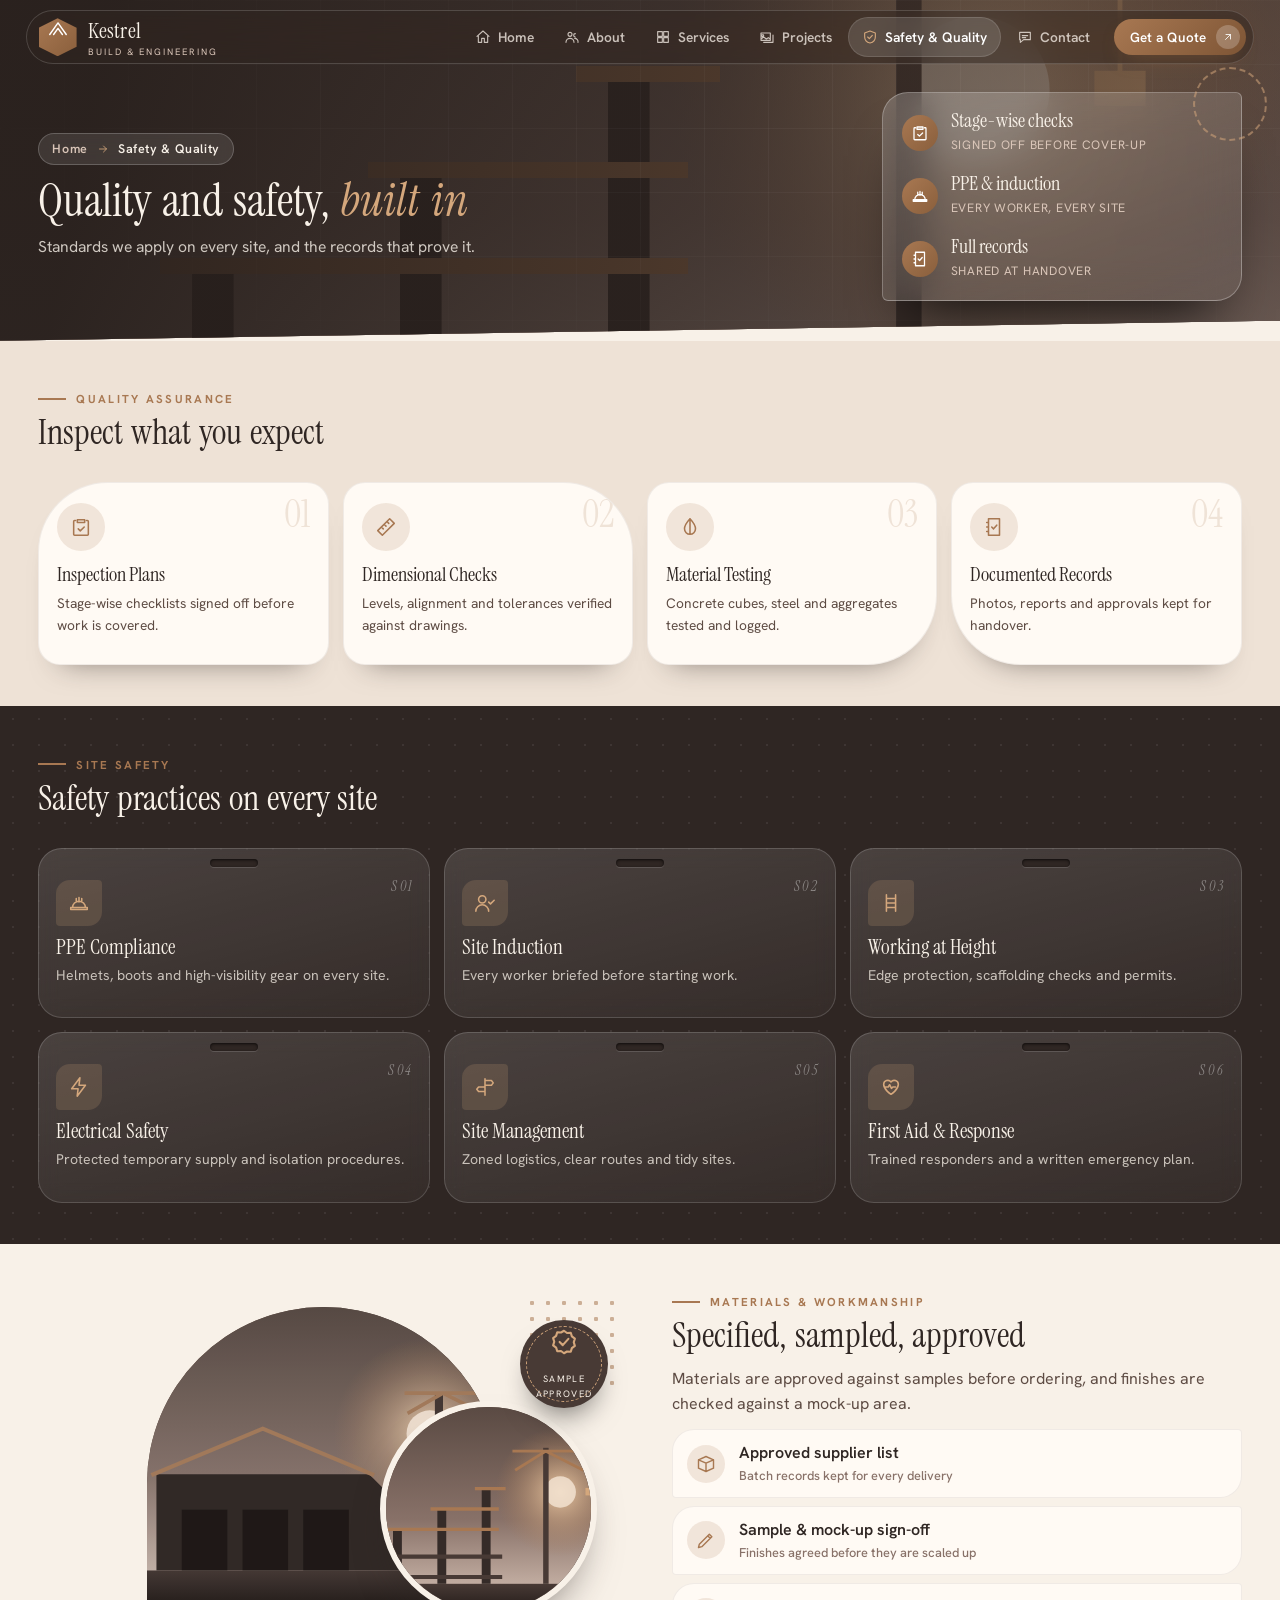
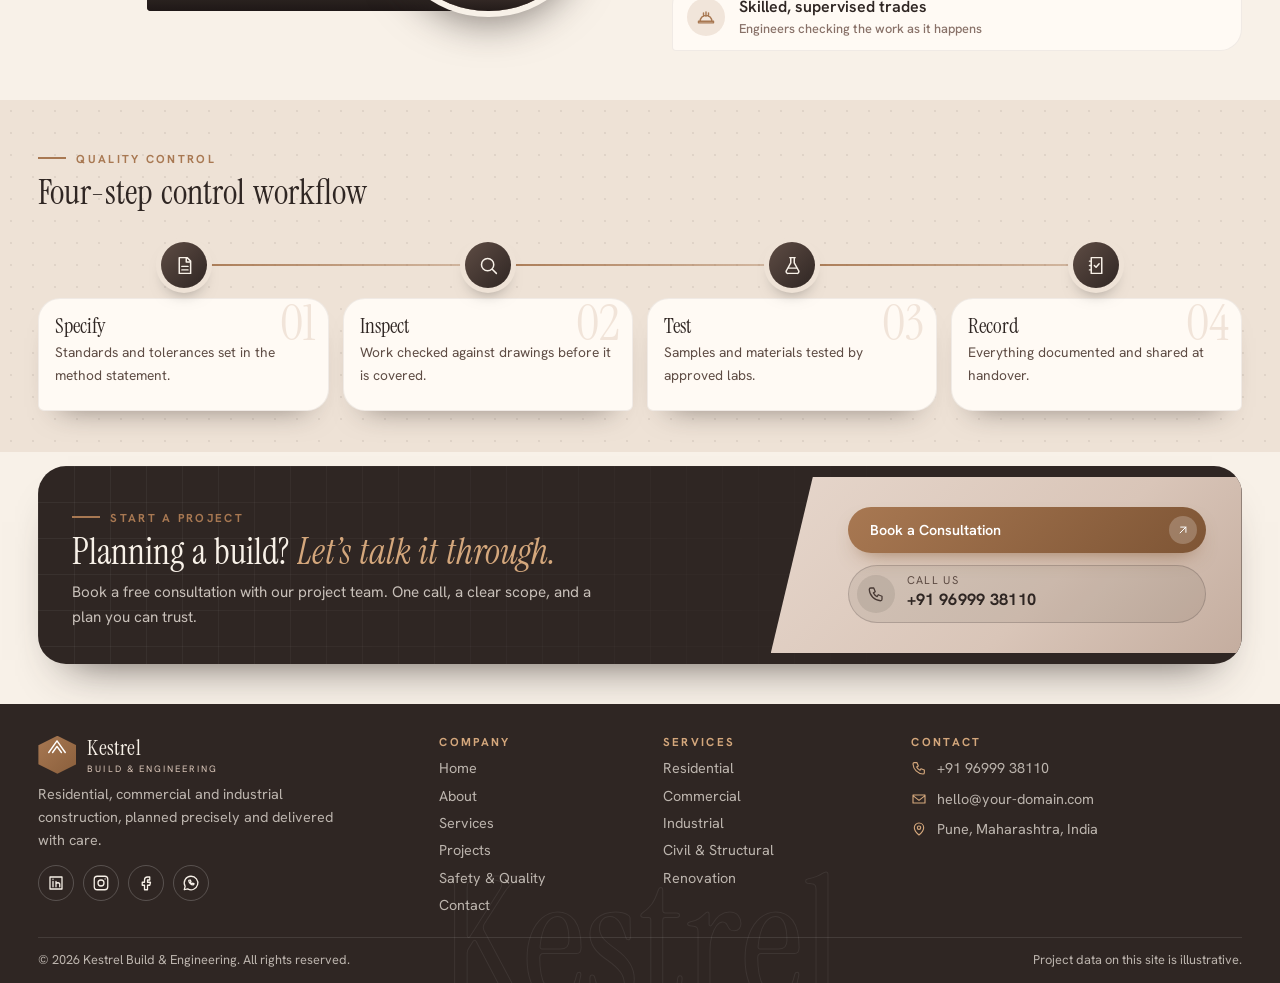
<file: safety-quality.html>
<!DOCTYPE html>
<html lang="en">

<head>
    <meta charset="utf-8">
    <meta name="viewport" content="width=device-width,initial-scale=1">
    <title>Safety &amp; Quality | Kestrel Build &amp; Engineering</title>
    <meta name="description"
        content="Kestrel Build quality assurance, site safety, materials and quality control standards.">
    <meta name="theme-color" content="#2F2623">
    <link rel="icon" href="assets/icons/favicon.svg" type="image/svg+xml">
    <link rel="preconnect" href="https://fonts.googleapis.com">
    <link rel="preconnect" href="https://fonts.gstatic.com" crossorigin>
    <link
        href="https://fonts.googleapis.com/css2?family=Hanken+Grotesk:wght@400;500;600;700&amp;family=Instrument+Serif:ital@0;1&amp;display=swap"
        rel="stylesheet">
    <link rel="stylesheet" href="css/style.css">
    <link rel="stylesheet" href="css/responsive.css">
</head>

<body data-page="safety-quality">
    <div id="site-header"></div>
    <main id="main">
        <section class="ph">
            <div class="ph-bg bp" data-drift><img data-ld
                    src="https://images.unsplash.com/photo-1534237710431-e2fc698436d0?auto=format&fit=crop&w=1600&q=80"
                    alt="Site worker wearing a safety helmet" fetchpriority="high"></div>
            <div class="w ph-g">
                <div class="ph-tx">
                    <nav class="crumb" aria-label="Breadcrumb"><a href="index.html">Home</a><i
                            class="bi bi-arrow-right"></i><span>Safety &amp; Quality</span></nav>
                    <h1 data-split>Quality and safety, <em>built in</em></h1>
                    <p>Standards we apply on every site, and the records that prove it.</p>
                </div>
                <div class="phc"><i class="phr"></i>
                    <ul>
                        <li><i class="bi bi-clipboard2-check"></i>
                            <div><b>Stage-wise checks</b><span>Signed off before cover-up</span></div>
                        </li>
                        <li><i class="bi bi-hard-hat"></i>
                            <div><b>PPE &amp; induction</b><span>Every worker, every site</span></div>
                        </li>
                        <li><i class="bi bi-journal-check"></i>
                            <div><b>Full records</b><span>Shared at handover</span></div>
                        </li>
                    </ul>
                </div>
            </div>
        </section>
        <section class="sec band">
            <div class="w">
                <div class="hd">
                    <div><span class="eb">Quality assurance</span>
                        <h2 data-split>Inspect what you expect</h2>
                    </div>
                </div>
                <div class="qag">
                    <article class="qa sp" data-r><span class="n">01</span>
                        <div class="ic"><i class="bi bi-clipboard2-check"></i></div>
                        <h3>Inspection Plans</h3>
                        <p>Stage-wise checklists signed off before work is covered.</p>
                    </article>
                    <article class="qa sp" data-r><span class="n">02</span>
                        <div class="ic"><i class="bi bi-rulers"></i></div>
                        <h3>Dimensional Checks</h3>
                        <p>Levels, alignment and tolerances verified against drawings.</p>
                    </article>
                    <article class="qa sp" data-r><span class="n">03</span>
                        <div class="ic"><i class="bi bi-droplet-half"></i></div>
                        <h3>Material Testing</h3>
                        <p>Concrete cubes, steel and aggregates tested and logged.</p>
                    </article>
                    <article class="qa sp" data-r><span class="n">04</span>
                        <div class="ic"><i class="bi bi-journal-check"></i></div>
                        <h3>Documented Records</h3>
                        <p>Photos, reports and approvals kept for handover.</p>
                    </article>
                </div>
            </div>
        </section>
        <section class="sec dk">
            <div class="w">
                <div class="hd">
                    <div><span class="eb">Site safety</span>
                        <h2 data-split>Safety practices on every site</h2>
                    </div>
                </div>
                <div class="sfg">
                    <article class="sf sp" data-r><i class="sl"></i><span class="n">S01</span>
                        <div class="ic"><i class="bi bi-hard-hat"></i></div>
                        <h3>PPE Compliance</h3>
                        <p>Helmets, boots and high-visibility gear on every site.</p>
                    </article>
                    <article class="sf sp" data-r><i class="sl"></i><span class="n">S02</span>
                        <div class="ic"><i class="bi bi-person-check"></i></div>
                        <h3>Site Induction</h3>
                        <p>Every worker briefed before starting work.</p>
                    </article>
                    <article class="sf sp" data-r><i class="sl"></i><span class="n">S03</span>
                        <div class="ic"><i class="bi bi-ladder"></i></div>
                        <h3>Working at Height</h3>
                        <p>Edge protection, scaffolding checks and permits.</p>
                    </article>
                    <article class="sf sp" data-r><i class="sl"></i><span class="n">S04</span>
                        <div class="ic"><i class="bi bi-lightning-charge"></i></div>
                        <h3>Electrical Safety</h3>
                        <p>Protected temporary supply and isolation procedures.</p>
                    </article>
                    <article class="sf sp" data-r><i class="sl"></i><span class="n">S05</span>
                        <div class="ic"><i class="bi bi-signpost-split"></i></div>
                        <h3>Site Management</h3>
                        <p>Zoned logistics, clear routes and tidy sites.</p>
                    </article>
                    <article class="sf sp" data-r><i class="sl"></i><span class="n">S06</span>
                        <div class="ic"><i class="bi bi-heart-pulse"></i></div>
                        <h3>First Aid &amp; Response</h3>
                        <p>Trained responders and a written emergency plan.</p>
                    </article>
                </div>
            </div>
        </section>
        <section class="sec">
            <div class="w two">
                <div class="cm v3">
                    <div class="m bp" data-r><img data-ld
                            src="https://images.unsplash.com/photo-1621905251918-48416bd8575a?auto=format&fit=crop&w=900&q=80"
                            alt="Steel reinforcement and concrete work" loading="lazy"></div>
                    <div class="s bp" data-r><img data-ld
                            src="https://images.unsplash.com/photo-1503174971373-b1f69850bded?auto=format&fit=crop&w=500&q=80"
                            alt="Builder in a hard hat inspecting work" loading="lazy"></div>
                    <div class="stamp"><i class="bi bi-patch-check"></i><span><small>Sample<br>approved</small></span>
                    </div>
                </div>
                <div><span class="eb">Materials &amp; workmanship</span>
                    <h2 data-split>Specified, sampled, approved</h2>
                    <p>Materials are approved against samples before ordering, and finishes are checked against a
                        mock-up area.</p>
                    <ul class="mwl">
                        <li><i class="bi bi-box"></i>
                            <div>Approved supplier list<small>Batch records kept for every delivery</small></div>
                        </li>
                        <li><i class="bi bi-pencil-ruler"></i>
                            <div>Sample &amp; mock-up sign-off<small>Finishes agreed before they are scaled up</small>
                            </div>
                        </li>
                        <li><i class="bi bi-hard-hat"></i>
                            <div>Skilled, supervised trades<small>Engineers checking the work as it happens</small>
                            </div>
                        </li>
                    </ul>
                </div>
            </div>
        </section>
        <section class="sec band2">
            <div class="w">
                <div class="hd">
                    <div><span class="eb">Quality control</span>
                        <h2 data-split>Four-step control workflow</h2>
                    </div>
                </div>
                <div class="flow" style="--n:4">
                    <div class="fs" style="--i:0">
                        <div class="nm"><i class="bi bi-file-text"></i></div>
                        <div class="fcd sp"><span class="big">01</span>
                            <h3>Specify</h3>
                            <p>Standards and tolerances set in the method statement.</p>
                        </div>
                    </div>
                    <div class="fs" style="--i:1">
                        <div class="nm"><i class="bi bi-search"></i></div>
                        <div class="fcd sp"><span class="big">02</span>
                            <h3>Inspect</h3>
                            <p>Work checked against drawings before it is covered.</p>
                        </div>
                    </div>
                    <div class="fs" style="--i:2">
                        <div class="nm"><i class="bi bi-flask"></i></div>
                        <div class="fcd sp"><span class="big">03</span>
                            <h3>Test</h3>
                            <p>Samples and materials tested by approved labs.</p>
                        </div>
                    </div>
                    <div class="fs end" style="--i:3">
                        <div class="nm"><i class="bi bi-journal-check"></i></div>
                        <div class="fcd sp"><span class="big">04</span>
                            <h3>Record</h3>
                            <p>Everything documented and shared at handover.</p>
                        </div>
                    </div>
                </div>
            </div>
        </section>
        <div data-cta></div>
    </main>
    <div id="site-footer"></div>
    <script src="js/main.js"></script>
</body>

</html>
</file>
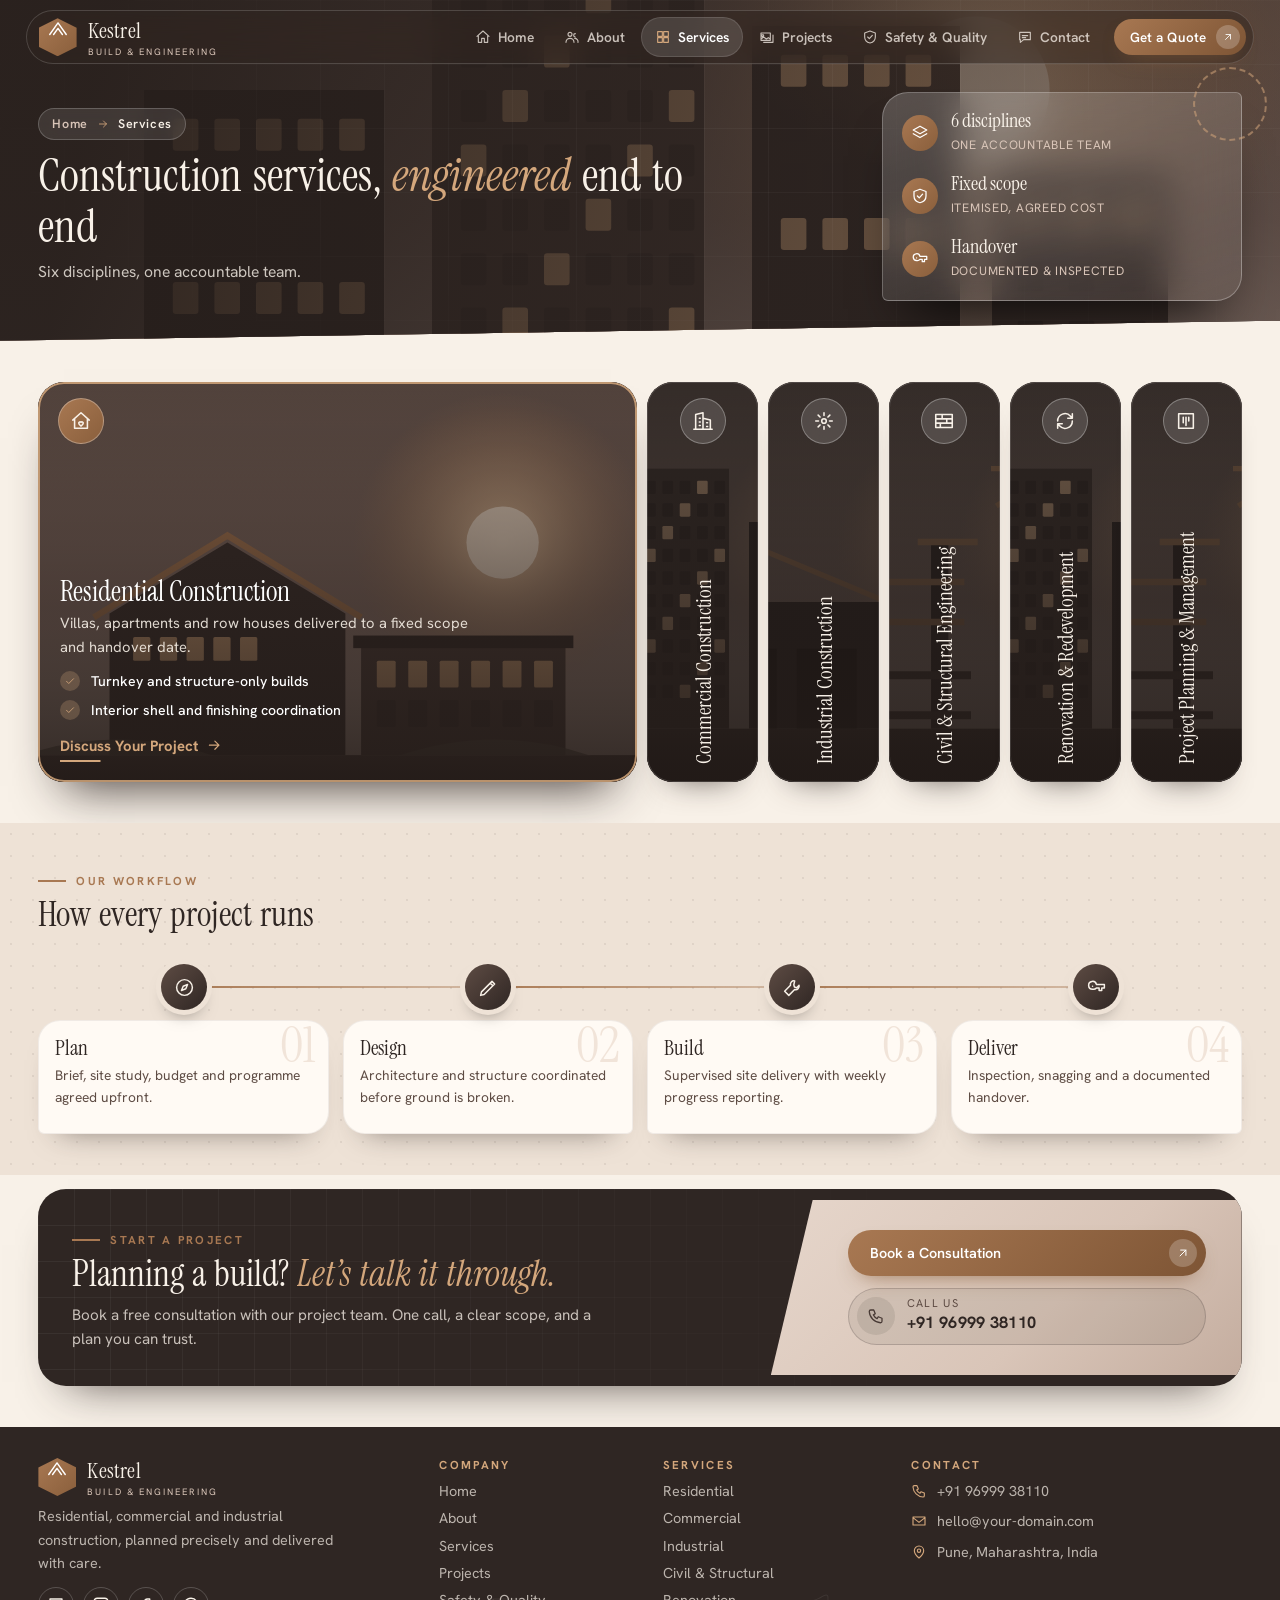
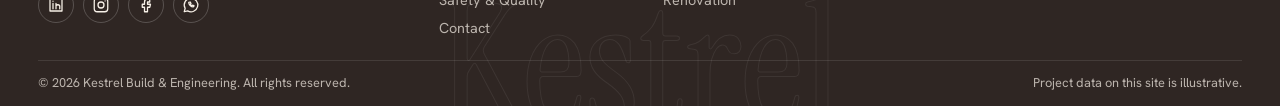
<file: services.html>
<!DOCTYPE html>
<html lang="en">

<head>
    <meta charset="utf-8">
    <meta name="viewport" content="width=device-width,initial-scale=1">
    <title>Services | Kestrel Build &amp; Engineering</title>
    <meta name="description"
        content="Residential, commercial, industrial, civil and renovation construction services from Kestrel Build.">
    <meta name="theme-color" content="#2F2623">
    <link rel="icon" href="assets/icons/favicon.svg" type="image/svg+xml">
    <link rel="preconnect" href="https://fonts.googleapis.com">
    <link rel="preconnect" href="https://fonts.gstatic.com" crossorigin>
    <link
        href="https://fonts.googleapis.com/css2?family=Hanken+Grotesk:wght@400;500;600;700&amp;family=Instrument+Serif:ital@0;1&amp;display=swap"
        rel="stylesheet">
    <link rel="stylesheet" href="css/style.css">
    <link rel="stylesheet" href="css/responsive.css">
</head>

<body data-page="services">
    <div id="site-header"></div>
    <main id="main">
        <section class="ph">
            <div class="ph-bg bp" data-drift><img data-ld
                    src="https://images.unsplash.com/photo-1487958449943-2429e8be8625?auto=format&fit=crop&w=1600&q=80"
                    alt="Modern architectural building facade" fetchpriority="high"></div>
            <div class="w ph-g">
                <div class="ph-tx">
                    <nav class="crumb" aria-label="Breadcrumb"><a href="index.html">Home</a><i
                            class="bi bi-arrow-right"></i><span>Services</span></nav>
                    <h1 data-split>Construction services, <em>engineered</em> end to end</h1>
                    <p>Six disciplines, one accountable team.</p>
                </div>
                <div class="phc"><i class="phr"></i>
                    <ul>
                        <li><i class="bi bi-layers"></i>
                            <div><b>6 disciplines</b><span>One accountable team</span></div>
                        </li>
                        <li><i class="bi bi-shield-check"></i>
                            <div><b>Fixed scope</b><span>Itemised, agreed cost</span></div>
                        </li>
                        <li><i class="bi bi-key"></i>
                            <div><b>Handover</b><span>Documented &amp; inspected</span></div>
                        </li>
                    </ul>
                </div>
            </div>
        </section>
        <section class="sec">
            <div class="w">
                <div class="xp">
                    <article class="xi" tabindex="0"><img data-ld
                            src="https://images.unsplash.com/photo-1600585154340-be6161a56a0c?auto=format&fit=crop&w=1100&q=80"
                            alt="Modern residential villa" loading="lazy"><span class="ic"><i
                                class="bi bi-house-heart"></i></span><span class="xt">Residential Construction</span>
                        <div class="xc">
                            <h3>Residential Construction</h3>
                            <p>Villas, apartments and row houses delivered to a fixed scope and handover date.</p>
                            <ul class="tk">
                                <li><i class="bi bi-check2"></i> Turnkey and structure-only builds</li>
                                <li><i class="bi bi-check2"></i> Interior shell and finishing coordination</li>
                            </ul><a class="lnk" href="contact.html">Discuss Your Project <i
                                    class="bi bi-arrow-right"></i></a>
                        </div>
                    </article>
                    <article class="xi" tabindex="0"><img data-ld
                            src="https://images.unsplash.com/photo-1486406146926-c627a92ad1ab?auto=format&fit=crop&w=1100&q=80"
                            alt="Glass commercial towers" loading="lazy"><span class="ic"><i
                                class="bi bi-buildings"></i></span><span class="xt">Commercial Construction</span>
                        <div class="xc">
                            <h3>Commercial Construction</h3>
                            <p>Offices, retail and mixed-use buildings with efficient layouts and refined facades.</p>
                            <ul class="tk">
                                <li><i class="bi bi-check2"></i> Core, shell and fit-out</li>
                                <li><i class="bi bi-check2"></i> Phased delivery for occupied sites</li>
                            </ul><a class="lnk" href="contact.html">Discuss Your Project <i
                                    class="bi bi-arrow-right"></i></a>
                        </div>
                    </article>
                    <article class="xi" tabindex="0"><img data-ld
                            src="https://images.unsplash.com/photo-1565008447742-97f6f38c985c?auto=format&fit=crop&w=1100&q=80"
                            alt="Industrial steel structure" loading="lazy"><span class="ic"><i
                                class="bi bi-gear-wide-connected"></i></span><span class="xt">Industrial
                            Construction</span>
                        <div class="xc">
                            <h3>Industrial Construction</h3>
                            <p>Factories, warehouses and logistics hubs engineered for heavy loads and smooth flow.</p>
                            <ul class="tk">
                                <li><i class="bi bi-check2"></i> Steel frames and clear-span sheds</li>
                                <li><i class="bi bi-check2"></i> Heavy-duty slabs and service yards</li>
                            </ul><a class="lnk" href="contact.html">Discuss Your Project <i
                                    class="bi bi-arrow-right"></i></a>
                        </div>
                    </article>
                    <article class="xi" tabindex="0"><img data-ld
                            src="https://images.unsplash.com/photo-1504307651254-35680f356dfd?auto=format&fit=crop&w=1100&q=80"
                            alt="Civil works on site" loading="lazy"><span class="ic"><i
                                class="bi bi-bricks"></i></span><span class="xt">Civil &amp; Structural
                            Engineering</span>
                        <div class="xc">
                            <h3>Civil &amp; Structural Engineering</h3>
                            <p>Foundations, frames and site infrastructure designed and peer-checked by engineers.</p>
                            <ul class="tk">
                                <li><i class="bi bi-check2"></i> RCC and steel structure design</li>
                                <li><i class="bi bi-check2"></i> Geotechnical-led foundations</li>
                            </ul><a class="lnk" href="contact.html">Discuss Your Project <i
                                    class="bi bi-arrow-right"></i></a>
                        </div>
                    </article>
                    <article class="xi" tabindex="0"><img data-ld
                            src="https://images.unsplash.com/photo-1511818966892-d7d671e672a2?auto=format&fit=crop&w=1100&q=80"
                            alt="Building facade being renovated" loading="lazy"><span class="ic"><i
                                class="bi bi-arrow-repeat"></i></span><span class="xt">Renovation &amp;
                            Redevelopment</span>
                        <div class="xc">
                            <h3>Renovation &amp; Redevelopment</h3>
                            <p>Restoration, extension and redevelopment that respects the building you already have.</p>
                            <ul class="tk">
                                <li><i class="bi bi-check2"></i> Structural assessment first</li>
                                <li><i class="bi bi-check2"></i> Facade and services upgrades</li>
                            </ul><a class="lnk" href="contact.html">Discuss Your Project <i
                                    class="bi bi-arrow-right"></i></a>
                        </div>
                    </article>
                    <article class="xi" tabindex="0"><img data-ld
                            src="https://images.unsplash.com/photo-1503594384566-461fe158e797?auto=format&fit=crop&w=1100&q=80"
                            alt="Project plans on a table" loading="lazy"><span class="ic"><i
                                class="bi bi-kanban"></i></span><span class="xt">Project Planning &amp;
                            Management</span>
                        <div class="xc">
                            <h3>Project Planning &amp; Management</h3>
                            <p>Independent planning, cost control and site management for projects of any size.</p>
                            <ul class="tk">
                                <li><i class="bi bi-check2"></i> Programme and budget control</li>
                                <li><i class="bi bi-check2"></i> Contractor and vendor coordination</li>
                            </ul><a class="lnk" href="contact.html">Discuss Your Project <i
                                    class="bi bi-arrow-right"></i></a>
                        </div>
                    </article>
                </div>
            </div>
        </section>
        <section class="sec band2">
            <div class="w">
                <div class="hd">
                    <div><span class="eb">Our workflow</span>
                        <h2 data-split>How every project runs</h2>
                    </div>
                </div>
                <div class="flow" style="--n:4">
                    <div class="fs" style="--i:0">
                        <div class="nm"><i class="bi bi-compass"></i></div>
                        <div class="fcd sp"><span class="big">01</span>
                            <h3>Plan</h3>
                            <p>Brief, site study, budget and programme agreed upfront.</p>
                        </div>
                    </div>
                    <div class="fs" style="--i:1">
                        <div class="nm"><i class="bi bi-pencil-ruler"></i></div>
                        <div class="fcd sp"><span class="big">02</span>
                            <h3>Design</h3>
                            <p>Architecture and structure coordinated before ground is broken.</p>
                        </div>
                    </div>
                    <div class="fs" style="--i:2">
                        <div class="nm"><i class="bi bi-tools"></i></div>
                        <div class="fcd sp"><span class="big">03</span>
                            <h3>Build</h3>
                            <p>Supervised site delivery with weekly progress reporting.</p>
                        </div>
                    </div>
                    <div class="fs end" style="--i:3">
                        <div class="nm"><i class="bi bi-key"></i></div>
                        <div class="fcd sp"><span class="big">04</span>
                            <h3>Deliver</h3>
                            <p>Inspection, snagging and a documented handover.</p>
                        </div>
                    </div>
                </div>
            </div>
        </section>
        <div data-cta></div>
    </main>
    <div id="site-footer"></div>
    <script src="js/main.js"></script>
</body>

</html>
</file>
<file: css/style.css>
/* Kestrel Build & Engineering — Vanilla / Dusty Rose / Bronze theme
   Palette: Vanilla #F8F1E8, Dusty rose #D9C5B8, Mauve taupe #887168, Bronze #A87852 (dark tones derived from mauve taupe) */
:root{--e:#2F2623;--e2:#483A35;--e3:#5E4C44;--t:#887168;--g:#D9C5B8;--c:#F8F1E8;--c2:#EEE2D6;--a:#A87852;--a2:#D4A77C;--w:1400px;--r:cubic-bezier(.22,1,.36,1);--sp:clamp(28px,3.2vw,44px)}
*,*::before,*::after{box-sizing:border-box;margin:0;padding:0}
html{scroll-behavior:smooth;-webkit-text-size-adjust:100%}
body{font-family:'Hanken Grotesk',system-ui,-apple-system,Segoe UI,sans-serif;background:var(--c);color:var(--e3);line-height:1.62;overflow-x:hidden;-webkit-font-smoothing:antialiased}
img{display:block;max-width:100%}a{color:inherit;text-decoration:none}ul{list-style:none}button{font:inherit;color:inherit}
h1,h2,h3{font-family:'Instrument Serif',Georgia,'Times New Roman',serif;font-weight:400;line-height:1.1;color:var(--e)}
.w{max-width:var(--w);margin:0 auto;padding:0 clamp(16px,3vw,44px)}
.sk{position:absolute;left:-999px;top:8px;z-index:99;background:var(--a);color:#fff;padding:8px 14px;border-radius:8px}.sk:focus{left:8px}
.ico{display:inline-flex;width:1.1em;height:1.1em;flex:none}.ico svg{width:100%;height:100%}
.pgb{position:fixed;top:0;left:0;height:3px;width:100%;background:linear-gradient(90deg,var(--a),var(--a2));transform-origin:0 50%;transform:scaleX(var(--p,0));z-index:90}
/* image frames: blueprint fallback shows if a photo cannot load */
.bp{background-color:#3A2F2B;background-image:linear-gradient(rgba(255,255,255,.06) 1px,transparent 1px),linear-gradient(90deg,rgba(255,255,255,.06) 1px,transparent 1px),radial-gradient(circle at 30% 25%,rgba(168,120,82,.45),transparent 62%);background-size:26px 26px,26px 26px,100% 100%}
img[data-ld]{transition:opacity .7s,transform 1.1s var(--r),filter .6s}
.js img[data-ld]:not(.ok){opacity:0}
.fill{position:absolute;inset:0;width:100%;height:100%;object-fit:cover}
/* keyframes */
@keyframes up{from{opacity:0;translate:0 26px}to{opacity:1;translate:0 0}}
@keyframes rise{from{opacity:0;translate:0 34px}to{opacity:1;translate:0 0}}
@keyframes lft{from{opacity:0;translate:50px 0}to{opacity:1;translate:0 0}}
@keyframes float{0%,100%{translate:0 0}50%{translate:0 -12px}}
@keyframes spin{to{rotate:360deg}}
@keyframes pulse{0%{box-shadow:0 0 0 0 rgba(212,167,124,.7)}70%{box-shadow:0 0 0 12px rgba(212,167,124,0)}100%{box-shadow:0 0 0 0 rgba(212,167,124,0)}}
@keyframes pop{from{opacity:0;transform:translateY(30px) scale(.94)}to{opacity:1;transform:none}}
@keyframes sweep{from{width:0}to{width:100%}}
@keyframes drift{0%,100%{translate:0 0;scale:1}50%{translate:30px -24px;scale:1.12}}
/* buttons + links */
.btn{--tx:0px;--ty:0px;position:relative;display:inline-flex;align-items:center;justify-content:center;gap:10px;padding:12px 12px 12px 24px;border-radius:999px;border:0;background:linear-gradient(135deg,var(--a),#8A5F3C);color:#fff;font:600 .93rem 'Hanken Grotesk',sans-serif;cursor:pointer;overflow:hidden;transform:translate(var(--tx),var(--ty));transition:box-shadow .4s,transform .35s var(--r),border-color .3s,background .3s;box-shadow:0 12px 26px -12px rgba(168,120,82,.9)}
.btn .ico{width:30px;height:30px;padding:7px;border-radius:50%;background:rgba(255,255,255,.22);transition:transform .5s var(--r),background .3s}
.btn::after{content:"";position:absolute;inset:0;background:linear-gradient(105deg,transparent 35%,rgba(255,255,255,.42) 50%,transparent 65%);transform:translateX(-130%)}
.btn:hover::after{transform:translateX(130%);transition:transform .8s}
.btn:hover{box-shadow:0 18px 36px -12px rgba(168,120,82,1)}.btn:hover .ico{transform:rotate(45deg);background:rgba(255,255,255,.38)}
.btn.o{background:transparent;border:1.5px solid rgba(255,255,255,.38);color:var(--c);box-shadow:none;padding:11px 12px 11px 22px}
.btn.o:hover{background:rgba(255,255,255,.1);border-color:var(--a2)}
.btn.sm{padding:7px 7px 7px 18px;font-size:.84rem}.btn.sm .ico{width:26px;height:26px;padding:6px}
.btn:disabled{opacity:.7;cursor:wait}
.lnk{position:relative;display:inline-flex;align-items:center;gap:8px;font-weight:700;font-size:.93rem;color:var(--a);padding-bottom:4px}
.lnk::after{content:"";position:absolute;left:0;right:0;bottom:0;height:2px;background:currentColor;transform:scaleX(.25);transform-origin:0;transition:transform .5s var(--r)}
.lnk:hover::after{transform:none}.lnk .ico{transition:transform .4s var(--r)}.lnk:hover .ico{transform:translateX(6px)}
.eb{display:inline-flex;align-items:center;gap:10px;font:700 .72rem 'Hanken Grotesk',sans-serif;letter-spacing:.2em;text-transform:uppercase;color:var(--a);margin-bottom:10px}
.eb::before{content:"";width:28px;height:2px;background:currentColor;transform-origin:0;transition:transform .9s var(--r)}
.js .eb:not(.in)::before{transform:scaleX(0)}
.sw{display:inline-block;overflow:hidden;vertical-align:top;padding:0 .05em .14em 0;margin-bottom:-.14em}
.sw>span{display:inline-block;transition:transform .95s var(--r);transition-delay:calc(var(--i,0)*55ms)}
.js [data-split]:not(.in) .sw>span{transform:translateY(115%)}
/* reveal system (animation based so hover transforms never conflict) */
.js [data-r]:not(.in){opacity:0}
.js [data-r].in{animation:rise .9s var(--r) both;animation-delay:calc(var(--i,0)*90ms)}
/* ===== HEADER ===== */
.hdr{position:fixed;inset:12px 0 auto;z-index:70;display:flex;justify-content:center;padding:0 14px;pointer-events:none}
.nv{pointer-events:auto;display:flex;align-items:center;justify-content:space-between;gap:20px;width:min(1120px,100%);padding:7px 8px 7px 12px;border-radius:999px;background:rgba(47,38,35,.5);backdrop-filter:blur(18px) saturate(1.5);-webkit-backdrop-filter:blur(18px) saturate(1.5);border:1px solid rgba(255,255,255,.16);transition:background .4s,box-shadow .4s,padding .4s}
.hdr.s .nv{background:rgba(47,38,35,.92);box-shadow:0 18px 44px -14px rgba(0,0,0,.6);padding-block:5px}
.lg{display:flex;align-items:center;gap:11px;color:var(--c)}
.mk{display:grid;place-items:center;width:42px;height:42px;background:linear-gradient(135deg,var(--a),#8A5F3C);clip-path:polygon(50% 0,100% 25%,100% 75%,50% 100%,0 75%,0 25%);color:#fff;transition:transform .7s var(--r)}
.lg:hover .mk{transform:rotate(60deg)}.mk svg{width:22px;height:22px;transition:transform .7s var(--r)}.lg:hover .mk svg{transform:rotate(-60deg)}
.lg span{display:flex;flex-direction:column;line-height:1}.lg b{font:400 1.45rem 'Instrument Serif',serif;letter-spacing:.01em}.lg small{font-size:.58rem;letter-spacing:.22em;text-transform:uppercase;color:var(--g);margin-top:3px}
.lk{position:relative;display:flex;align-items:center;gap:2px}
.lk>a:not(.btn){position:relative;z-index:1;display:flex;align-items:center;gap:7px;padding:9px 14px;border-radius:999px;font-size:.86rem;font-weight:600;color:rgba(248,241,232,.76);transition:color .3s}
.lk>a:not(.btn) .ico{width:16px;height:16px;transition:transform .45s var(--r),color .3s}
.lk>a:not(.btn):hover,.lk>a.on{color:#fff}.lk>a:not(.btn):hover .ico{transform:translateY(-3px) rotate(-8deg);color:var(--a2)}.lk>a.on .ico{color:var(--a2)}
.ind{position:absolute;z-index:0;top:0;left:0;height:100%;border-radius:999px;background:rgba(255,255,255,.13);box-shadow:inset 0 0 0 1px rgba(255,255,255,.12);transition:left .5s var(--r),width .5s var(--r),opacity .3s;opacity:0;pointer-events:none}
.lk .btn{margin-left:8px}
.bg{display:none;position:relative;width:46px;height:46px;border-radius:50%;border:1px solid rgba(255,255,255,.22);background:rgba(255,255,255,.08);cursor:pointer}
.bg i{position:absolute;left:14px;right:14px;height:2px;border-radius:2px;background:var(--c);transition:transform .5s var(--r),top .5s var(--r)}.bg i:first-child{top:18px}.bg i:last-child{top:26px}
.bg[aria-expanded=true] i:first-child{top:22px;transform:rotate(45deg)}.bg[aria-expanded=true] i:last-child{top:22px;transform:rotate(-45deg)}
.mm{position:fixed;inset:0;z-index:60;display:flex;flex-direction:column;justify-content:center;gap:6px;padding:90px 30px 40px;background:radial-gradient(70% 50% at 100% 0,rgba(168,120,82,.3),transparent),var(--e);clip-path:circle(0 at calc(100% - 40px) 40px);visibility:hidden;transition:clip-path .8s var(--r),visibility 0s .8s}
.mm.o{clip-path:circle(150% at calc(100% - 40px) 40px);visibility:visible;transition:clip-path .8s var(--r)}
.mm>a:not(.btn){display:flex;align-items:center;gap:16px;padding:12px 4px;border-bottom:1px solid rgba(255,255,255,.1);font:400 1.9rem 'Instrument Serif',serif;color:var(--c);opacity:0;translate:0 24px;transition:opacity .5s,translate .6s var(--r),color .3s}
.mm>a .ico{width:30px;height:30px;padding:6px;border-radius:50%;background:rgba(168,120,82,.2);color:var(--a2)}
.mm.o>a{opacity:1;translate:0 0;transition-delay:calc(var(--i)*70ms + .25s)}.mm>a:hover,.mm>a[aria-current]{color:var(--a2)}
.mm .btn{margin-top:20px;align-self:flex-start}
/* ===== HERO (home) ===== */
.hero{position:relative;min-height:min(660px,90vh);display:flex;align-items:center;padding:116px 0 104px;color:var(--c);background:var(--e);overflow:hidden;isolation:isolate}
.hero-bg{position:absolute;inset:-5% 0;z-index:-4}.hero-bg img{width:100%;height:100%;object-fit:cover}
.hero::before{content:"";position:absolute;inset:0;z-index:-3;background:linear-gradient(100deg,rgba(38,30,27,.96) 6%,rgba(38,30,27,.78) 46%,rgba(38,30,27,.4)),radial-gradient(50% 70% at 88% 15%,rgba(168,120,82,.3),transparent 65%)}
.hero::after,.ph::after{content:"";position:absolute;inset:0;z-index:-2;background-image:linear-gradient(rgba(255,255,255,.045) 1px,transparent 1px),linear-gradient(90deg,rgba(255,255,255,.045) 1px,transparent 1px);background-size:64px 64px;-webkit-mask-image:radial-gradient(80% 90% at 70% 40%,#000,transparent);mask-image:radial-gradient(80% 90% at 70% 40%,#000,transparent)}
.orb{position:absolute;z-index:-2;border-radius:50%;filter:blur(60px);animation:drift 12s ease-in-out infinite;pointer-events:none}
.orb.o1{width:340px;height:340px;right:6%;top:8%;background:rgba(168,120,82,.35)}.orb.o2{width:260px;height:260px;left:-60px;bottom:-60px;background:rgba(136,113,104,.35);animation-delay:-5s}
.hero-g{position:relative;display:grid;grid-template-columns:1.1fr .9fr;gap:clamp(26px,4vw,60px);align-items:center}
.pill{display:inline-flex;align-items:center;gap:9px;padding:7px 15px 7px 12px;border-radius:999px;background:rgba(255,255,255,.1);border:1px solid rgba(255,255,255,.22);backdrop-filter:blur(8px);font-size:.76rem;font-weight:600;letter-spacing:.07em;text-transform:uppercase;color:var(--c);margin-bottom:16px}
.dot{width:8px;height:8px;border-radius:50%;background:var(--a2);animation:pulse 2s infinite}
.hero h1{font-size:clamp(2.5rem,5.3vw,4.45rem);color:var(--c);margin-bottom:16px}
.hero h1 em,.ph h1 em{font-style:italic;color:var(--a2)}
.hero-tx>p{max-width:510px;color:rgba(248,241,232,.8);font-size:1.04rem;margin-bottom:24px}
.hero-tx>.pill,.hero-tx>p,.hero-tx>.row,.hero-tx>.hl{animation:up .9s var(--r) both}
.hero-tx>.pill{animation-delay:.05s}.hero-tx>p{animation-delay:.55s}.hero-tx>.row{animation-delay:.7s}.hero-tx>.hl{animation-delay:.85s}
.row{display:flex;flex-wrap:wrap;gap:12px}
.hl{display:flex;flex-wrap:wrap;gap:8px 22px;margin-top:26px;font-size:.84rem;color:rgba(248,241,232,.78)}.hl li{display:flex;align-items:center;gap:8px}.hl .ico{color:var(--a2);width:18px;height:18px}
.hv{position:relative;display:flex;justify-content:center;perspective:1100px}
.hc{position:relative;width:min(100%,412px);padding:14px;border-radius:42px 8px 42px 8px;background:linear-gradient(160deg,rgba(255,255,255,.22),rgba(255,255,255,.05));border:1px solid rgba(255,255,255,.3);backdrop-filter:blur(22px) saturate(1.3);-webkit-backdrop-filter:blur(22px) saturate(1.3);box-shadow:0 44px 70px -30px rgba(0,0,0,.75),inset 0 1px 0 rgba(255,255,255,.4);transform-style:preserve-3d;transition:transform .5s var(--r),border-radius .9s var(--r);animation:lft 1.1s .3s var(--r) both}
.hc:hover{border-radius:8px 42px 8px 42px}
.hci{position:relative;height:196px;border-radius:32px 4px 32px 4px;overflow:hidden}.hci img{width:100%;height:100%;object-fit:cover}.hc:hover .hci img{transform:scale(1.09)}
.hci::after{content:"";position:absolute;inset:0;background:linear-gradient(180deg,transparent 50%,rgba(30,23,21,.6))}
.live{position:absolute;z-index:2;left:12px;top:12px;display:flex;align-items:center;gap:8px;padding:6px 12px 6px 9px;border-radius:999px;background:rgba(35,27,24,.55);backdrop-filter:blur(8px);font-size:.7rem;font-weight:700;letter-spacing:.1em;text-transform:uppercase;color:var(--c)}
.hcb{padding:16px 8px 4px}.hcb h3{font-size:1.5rem;color:var(--c)}.hcb p{font-size:.88rem;color:rgba(248,241,232,.72);margin:3px 0 14px}
.trk{position:relative;display:flex;margin-bottom:14px}.trk::before,.trk::after{content:"";position:absolute;left:12.5%;top:17px;height:2px;border-radius:2px}
.trk::before{right:12.5%;background:rgba(255,255,255,.2)}.trk::after{width:75%;background:linear-gradient(90deg,var(--a),var(--a2));animation:sweep 2.6s .9s var(--r) both;max-width:75%}
.trk span{position:relative;z-index:1;flex:1;display:flex;flex-direction:column;align-items:center;gap:6px;font-size:.66rem;letter-spacing:.09em;text-transform:uppercase;color:rgba(248,241,232,.78)}
.trk .ico{width:36px;height:36px;padding:9px;border-radius:50%;background:var(--e2);border:1px solid rgba(255,255,255,.3);transition:.4s var(--r)}.trk span:hover .ico{background:var(--a);transform:translateY(-4px) scale(1.12);border-color:var(--a2)}
.chs{display:flex;flex-wrap:wrap;gap:6px}.chs li{display:flex;align-items:center;gap:6px;padding:5px 11px 5px 8px;border-radius:999px;background:rgba(255,255,255,.1);font-size:.74rem;color:rgba(248,241,232,.9)}.chs .ico{width:14px;height:14px;color:var(--a2)}
.fc{position:absolute;z-index:3;display:flex;align-items:center;gap:10px;padding:9px 16px 9px 9px;border-radius:18px 4px 18px 4px;background:rgba(255,255,255,.15);border:1px solid rgba(255,255,255,.3);backdrop-filter:blur(14px);color:var(--c);font-size:.78rem;font-weight:600;line-height:1.25;box-shadow:0 20px 34px -16px rgba(0,0,0,.7);animation:float 5.5s ease-in-out infinite}
.fc .ico{width:34px;height:34px;padding:8px;border-radius:12px;background:linear-gradient(135deg,var(--a),#8A5F3C);color:#fff}.fc small{display:block;font-weight:500;opacity:.75;font-size:.7rem}
.fc.f1{left:-38px;top:112px}.fc.f2{right:-16px;bottom:-22px;animation-delay:-2.7s}
.ring{position:absolute;z-index:3;right:-22px;top:-34px;width:104px;height:104px;border-radius:50%;background:rgba(47,38,35,.7);backdrop-filter:blur(10px);border:1px solid rgba(255,255,255,.25);display:grid;place-items:center;color:var(--a2)}
.ring svg.t{position:absolute;inset:0;width:100%;height:100%;animation:spin 18s linear infinite;fill:var(--c);font:600 8.4px 'Hanken Grotesk',sans-serif;letter-spacing:.14em}.ring .ico{width:30px;height:30px}
/* ===== STATS ===== */
.stats{position:relative;z-index:4;margin-top:-54px}
.sg{display:grid;grid-template-columns:repeat(4,1fr);gap:16px;filter:drop-shadow(0 22px 24px rgba(47,38,35,.2))}
.st{position:relative;display:flex;align-items:center;gap:14px;padding:20px 22px;background:#FFFAF4;overflow:hidden;clip-path:polygon(0 0,calc(100% - 26px) 0,100% 26px,100% 100%,26px 100%,0 calc(100% - 26px));transition:background .5s,color .5s,transform .5s var(--r)}
.st:nth-child(even){clip-path:polygon(26px 0,100% 0,100% calc(100% - 26px),calc(100% - 26px) 100%,0 100%,0 26px)}
.st .ico{width:52px;height:52px;padding:14px;border-radius:50%;background:rgba(168,120,82,.16);color:var(--a);transition:.6s var(--r)}
.st b{display:block;font:400 2.5rem/1 'Instrument Serif',serif;color:var(--e)}.st span{display:block;font-size:.82rem;color:var(--t);margin-top:3px;line-height:1.3}
.st::after{content:"";position:absolute;left:0;bottom:0;height:3px;width:100%;background:linear-gradient(90deg,var(--a),var(--a2));transform:scaleX(0);transform-origin:0;transition:transform .6s var(--r)}
.st:hover{background:var(--e2);transform:translateY(-6px)}.st:hover b{color:var(--c)}.st:hover span{color:var(--g)}.st:hover .ico{background:var(--a);color:#fff;transform:rotate(360deg) scale(1.08)}.st:hover::after{transform:none}
/* ===== SECTIONS ===== */
.sec{position:relative;padding:var(--sp) 0}
.sec h2{font-size:clamp(1.9rem,3.3vw,2.7rem);margin-bottom:14px}.sec p{margin-bottom:12px}
.hd{display:flex;justify-content:space-between;align-items:flex-end;gap:20px;margin-bottom:30px}.hd h2{margin:0}.hd>p{max-width:300px;font-size:.9rem;margin:0}
.dk{background:var(--e);color:rgba(248,241,232,.76);overflow:hidden}.dk h2,.dk h3{color:var(--c)}
.dk::before{content:"";position:absolute;inset:0;background-image:radial-gradient(rgba(255,255,255,.07) 1.2px,transparent 1.4px);background-size:26px 26px;pointer-events:none}
.dk>.w{position:relative}
.band{background:var(--c2)}.band2{background:var(--c2);background-image:radial-gradient(rgba(72,58,53,.09) 1.2px,transparent 1.4px);background-size:24px 24px}
.two{display:grid;grid-template-columns:1fr 1fr;gap:clamp(28px,5vw,64px);align-items:center}
.tk li{display:flex;gap:11px;align-items:center;padding:7px 0;font-weight:500;color:var(--e2);transition:transform .4s var(--r)}.tk li:hover{transform:translateX(8px)}
.tk .ico{width:24px;height:24px;padding:5px;border-radius:50%;background:rgba(168,120,82,.18);color:var(--a);transition:.4s}.tk li:hover .ico{background:var(--a);color:#fff}
.tk{margin:14px 0 20px}
/* composition frames */
.cm{position:relative;height:410px}.cm .m,.cm .s{position:absolute;overflow:hidden}.cm img{width:100%;height:100%;object-fit:cover}
.cm::before{content:"";position:absolute;right:-6px;top:-12px;width:120px;height:120px;background-image:radial-gradient(var(--a) 2px,transparent 2.4px);background-size:16px 16px;opacity:.55;animation:float 7s ease-in-out infinite}
.cm .m{left:0;top:0;width:72%;height:88%;border-radius:190px 26px 190px 26px;transition:border-radius 1s var(--r),transform .8s var(--r)}
.cm:hover .m{border-radius:26px 190px 26px 190px}.cm:hover .m img{transform:scale(1.07)}
.cm .s{right:0;bottom:0;width:41%;aspect-ratio:1;border-radius:50%;border:8px solid var(--c);box-shadow:0 22px 40px -18px rgba(47,38,35,.6);transition:transform .8s var(--r)}.cm:hover .s{transform:translate(-8px,-10px) rotate(-6deg)}.band .cm .s{border-color:var(--c2)}
.bdg{position:absolute;left:5%;bottom:2%;z-index:2;display:flex;flex-direction:column;padding:14px 20px;border-radius:22px 4px 22px 4px;background:linear-gradient(135deg,var(--a),#8A5F3C);color:#fff;box-shadow:0 22px 38px -16px rgba(138,95,60,.9);animation:float 6s ease-in-out infinite}
.bdg b{font:400 2.1rem/1 'Instrument Serif',serif;color:#fff}.bdg small{font-size:.74rem;letter-spacing:.08em;text-transform:uppercase;opacity:.9}.bdg .ico{width:26px;height:26px;margin-bottom:6px}
.cm.v2 .m{left:auto;right:0;width:68%;height:86%;border-radius:26px 26px 26px 150px}.cm.v2:hover .m{border-radius:150px 26px 26px 26px}
.cm.v2 .s{left:0;right:auto;bottom:0;width:50%;aspect-ratio:4/3;border-radius:26px 100px 26px 26px;rotate:-4deg}.cm.v2:hover .s{transform:translate(8px,-8px) rotate(3deg)}.cm.v2 .bdg{left:auto;right:4%;bottom:4%}
.cm.v3 .m{border-radius:999px 999px 26px 26px;width:62%;left:19%;height:92%}.cm.v3:hover .m{border-radius:26px 26px 999px 999px}.cm.v3 .s{right:2%;bottom:6%;width:38%}
.cm.v4 .m{left:auto;right:0;width:76%;border-radius:26px 190px 26px 190px}.cm.v4:hover .m{border-radius:190px 26px 190px 26px}.cm.v4 .s{left:0;right:auto;bottom:2%;width:40%}
.stamp{position:absolute;z-index:3;right:0;top:4%;width:104px;height:104px;border-radius:50%;background:var(--e2);color:var(--c);display:grid;place-items:center;text-align:center;box-shadow:0 18px 30px -14px rgba(0,0,0,.6);animation:float 6s ease-in-out infinite}
.stamp::before{content:"";position:absolute;inset:6px;border-radius:50%;border:1.5px dashed var(--a2);animation:spin 14s linear infinite}.stamp .ico{width:30px;height:30px;color:var(--a2)}.stamp small{display:block;font-size:.58rem;letter-spacing:.14em;text-transform:uppercase;margin-top:2px}
.fchip{position:absolute;z-index:3;display:flex;align-items:center;gap:10px;padding:10px 16px 10px 10px;border-radius:18px 4px 18px 4px;background:rgba(255,250,244,.92);backdrop-filter:blur(10px);box-shadow:0 20px 36px -16px rgba(47,38,35,.55);font-weight:700;font-size:.82rem;color:var(--e);line-height:1.2;animation:float 6s ease-in-out infinite}
.fchip .ico{width:36px;height:36px;padding:9px;border-radius:12px;background:rgba(168,120,82,.2);color:var(--a)}.fchip small{display:block;font-weight:500;color:var(--t);font-size:.72rem}
/* ===== Home services (arch cards) ===== */
.sh{display:grid;grid-template-columns:repeat(4,1fr);gap:18px;padding-top:6px}
.sh>li:nth-child(even){margin-top:30px}
.sc a{position:relative;display:block;height:100%;border-radius:150px 150px 24px 24px;overflow:hidden;background:rgba(255,255,255,.06);border:1px solid rgba(255,255,255,.12);padding-bottom:22px;text-align:center;transition:transform .6s var(--r),border-color .4s,box-shadow .6s,background .4s}
.sc .im{position:relative;display:block;height:168px;overflow:hidden}.sc .im img{width:100%;height:100%;object-fit:cover}
.sc .im::after{content:"";position:absolute;inset:0;background:linear-gradient(180deg,transparent 40%,rgba(47,38,35,.85))}
.sc .no{position:absolute;z-index:2;left:50%;top:12px;translate:-50% 0;font:400 .95rem 'Instrument Serif',serif;font-style:italic;color:var(--c);letter-spacing:.1em;padding:2px 12px;border-radius:999px;background:rgba(47,38,35,.45);backdrop-filter:blur(6px)}
.sc .ic{position:relative;z-index:3;display:grid;place-items:center;width:54px;height:54px;margin:-28px auto 10px;border-radius:50%;background:linear-gradient(135deg,var(--a),#8A5F3C);color:#fff;box-shadow:0 0 0 6px var(--e),0 14px 24px -8px rgba(168,120,82,.7);transition:transform .7s var(--r)}.sc .ic .ico{width:24px;height:24px}
.sc h3{font-size:1.35rem;margin:0 16px 6px}.sc p{font-size:.88rem;margin:0 18px 14px;color:rgba(248,241,232,.7)}
.sc .go{display:inline-flex;align-items:center;gap:8px;font-size:.82rem;font-weight:700;color:var(--a2);letter-spacing:.06em;text-transform:uppercase}.sc .go .ico{transition:transform .5s var(--r)}
.sc a:hover{transform:translateY(-10px);border-color:var(--a);background:rgba(168,120,82,.1);box-shadow:0 34px 50px -26px rgba(168,120,82,.55)}.sc a:hover .im img{transform:scale(1.12)}.sc a:hover .ic{transform:rotate(360deg) scale(1.08)}.sc a:hover .go .ico{transform:translateX(6px)}
/* ===== Project cards (shared by home / projects) ===== */
.pf{display:grid;grid-template-columns:repeat(12,1fr);gap:18px}
.pf .pc:nth-child(2){margin-top:30px}
.pg{display:grid;grid-template-columns:repeat(12,1fr);gap:18px}
.pc{position:relative;display:block;height:350px;padding:0;border:0;text-align:left;cursor:pointer;overflow:hidden;background-color:#3A2F2B;border-radius:40px 8px 40px 8px;transition:border-radius .9s var(--r),transform .6s var(--r),box-shadow .6s;box-shadow:0 26px 40px -26px rgba(47,38,35,.7);isolation:isolate}
.pc:nth-child(even){border-radius:8px 40px 8px 40px}.pc:hover{border-radius:8px 40px 8px 40px;transform:translateY(-8px);box-shadow:0 38px 54px -26px rgba(47,38,35,.85)}.pc:nth-child(even):hover{border-radius:40px 8px 40px 8px}
.pc .im{position:absolute;inset:0;z-index:-2}.pc .im img{width:100%;height:100%;object-fit:cover}.pc:hover .im img{transform:scale(1.12) rotate(1deg)}
.pc::before{content:"";position:absolute;inset:0;z-index:-1;background:linear-gradient(180deg,rgba(35,27,24,.05) 30%,rgba(35,27,24,.9));transition:opacity .5s}
.pc::after{content:"";position:absolute;z-index:-1;inset:0;background:radial-gradient(240px circle at var(--mx,50%) var(--my,50%),rgba(212,167,124,.28),transparent 60%);opacity:0;transition:opacity .4s}.pc:hover::after{opacity:1}
.pc .ct{position:absolute;left:16px;top:16px;padding:6px 14px;border-radius:999px;background:rgba(255,255,255,.18);backdrop-filter:blur(10px);border:1px solid rgba(255,255,255,.3);font-size:.7rem;font-weight:700;letter-spacing:.12em;text-transform:uppercase;color:#fff}
.pc .ar{position:absolute;right:16px;top:16px;display:grid;place-items:center;width:44px;height:44px;border-radius:50%;background:var(--a);color:#fff;transition:transform .6s var(--r),background .3s}.pc:hover .ar{transform:rotate(45deg) scale(1.12);background:#fff;color:var(--a)}
.pc .cap{position:absolute;left:0;right:0;bottom:0;padding:18px 22px 20px;transition:transform .6s var(--r)}.pc:hover .cap{transform:translateY(-4px)}
.pc .cap::before{content:"";display:block;width:34px;height:3px;border-radius:3px;background:var(--a);margin-bottom:12px;transition:width .6s var(--r)}.pc:hover .cap::before{width:90px}
.pc h3{font-size:1.55rem;color:#fff;margin-bottom:6px}
.pc .mt{display:flex;flex-wrap:wrap;align-items:center;gap:6px 14px;font-size:.8rem;color:rgba(255,255,255,.82)}.pc .mt span{display:inline-flex;align-items:center;gap:6px}.pc .mt .ico{color:var(--a2);width:14px;height:14px}
.pc .vw{position:absolute;z-index:3;left:var(--mx,50%);top:var(--my,50%);display:grid;place-items:center;width:84px;height:84px;margin:-42px 0 0 -42px;border-radius:50%;background:rgba(255,255,255,.92);color:var(--e);font-weight:700;font-size:.78rem;letter-spacing:.1em;text-transform:uppercase;transform:scale(0);transition:transform .45s var(--r);pointer-events:none}
@media(hover:hover){.pc:hover .vw{transform:scale(1)}}
.fl{display:flex;flex-wrap:wrap;gap:10px;margin-bottom:26px}
.fl button{position:relative;padding:10px 22px;border-radius:999px;border:1.5px solid rgba(72,58,53,.2);background:transparent;cursor:pointer;font-weight:600;font-size:.88rem;color:var(--e2);transition:.4s var(--r);overflow:hidden}
.fl button:hover{border-color:var(--a);color:var(--a);transform:translateY(-3px)}.fl button[aria-pressed=true]{background:linear-gradient(135deg,var(--a),#8A5F3C);border-color:transparent;color:#fff;box-shadow:0 12px 22px -10px rgba(168,120,82,.9)}
.pc.h{display:none}
/* ===== modal ===== */
dialog.pm{margin:auto;border:0;padding:0;background:transparent;width:min(1000px,94vw);max-width:none;overflow:visible;color:var(--e3)}
dialog.pm::backdrop{background:rgba(35,27,24,.74);backdrop-filter:blur(8px)}
dialog.pm[open]{animation:pop .65s var(--r)}
.pm-in{position:relative;display:grid;grid-template-columns:1.12fr .88fr;border-radius:40px 8px 40px 8px;overflow:hidden;background:var(--c);box-shadow:0 70px 110px -34px rgba(0,0,0,.8);max-height:88vh}
.pm .im{position:relative;min-height:440px;background-color:#3A2F2B}.pm .im img{position:absolute;inset:0;width:100%;height:100%;object-fit:cover;animation:pop 1.1s var(--r)}
.pm .im::after{content:"";position:absolute;inset:0;background:linear-gradient(180deg,transparent 55%,rgba(35,27,24,.65))}
.pm .im .ct{position:absolute;z-index:2;left:20px;bottom:20px;padding:7px 16px;border-radius:999px;background:var(--a);color:#fff;font-size:.72rem;font-weight:700;letter-spacing:.14em;text-transform:uppercase}
.pm-tx{padding:36px 32px;overflow:auto}.pm-tx h2{font-size:2.1rem;margin:2px 0 12px}.pm-tx>p{margin-bottom:18px}
.tls{display:grid;gap:10px;margin-bottom:22px}.tl{display:flex;align-items:center;gap:14px;padding:12px 14px;border-radius:18px 4px 18px 4px;background:#FFFAF4;border:1px solid rgba(72,58,53,.08);transition:transform .4s var(--r),border-color .3s}
.tl:hover{transform:translateX(6px);border-color:var(--a)}.tl .ico{width:40px;height:40px;padding:10px;border-radius:50%;background:rgba(168,120,82,.16);color:var(--a)}
.tl span{font-size:.72rem;letter-spacing:.12em;text-transform:uppercase;color:var(--t);line-height:1.3}.tl b{display:block;font-size:1rem;letter-spacing:0;text-transform:none;color:var(--e);font-weight:600}
.pm .x{position:absolute;z-index:5;right:16px;top:16px;display:grid;place-items:center;width:44px;height:44px;border-radius:50%;border:1px solid rgba(255,255,255,.3);background:rgba(35,27,24,.6);backdrop-filter:blur(8px);color:#fff;cursor:pointer;transition:transform .5s var(--r),background .3s}.pm .x:hover{transform:rotate(90deg);background:var(--a)}
/* ===== Process flow ===== */
.flow{--n:4;display:grid;grid-template-columns:repeat(var(--n),1fr);gap:18px}
.fs{position:relative;display:flex;flex-direction:column;gap:14px}
.nm{position:relative;z-index:2;display:grid;place-items:center;width:56px;height:56px;margin:0 auto;border-radius:50%;color:var(--c);background:linear-gradient(135deg,var(--e3),var(--e));box-shadow:0 0 0 6px var(--c2),0 14px 22px -8px rgba(0,0,0,.55);transition:transform .6s var(--r),background .4s}.nm .ico{width:24px;height:24px}
.fs:hover .nm{transform:scale(1.14) rotate(-8deg);background:linear-gradient(135deg,var(--a),#8A5F3C)}
.fs.end .nm{background:linear-gradient(135deg,var(--a),#8A5F3C)}.fs.end .nm::after{content:"";position:absolute;inset:-6px;border-radius:50%;border:2px solid var(--a);animation:pulse 2.4s infinite}
.fs:not(.end)::after{content:"";position:absolute;z-index:1;top:27px;left:50%;width:calc(100% + 18px);height:2px;background:linear-gradient(90deg,var(--a),rgba(168,120,82,.35));transform-origin:0 50%;transition:transform .9s var(--r) calc(var(--i,0)*.25s + .2s)}
.js .flow:not(.in) .fs:not(.end)::after{transform:scaleX(0)}
.js .flow:not(.in) .nm,.js .flow:not(.in) .fcd{opacity:0}
.flow.in .nm{animation:pop .7s var(--r) both;animation-delay:calc(var(--i)*.25s)}.flow.in .fcd{animation:rise .9s var(--r) both;animation-delay:calc(var(--i)*.25s + .2s)}
.fcd{position:relative;flex:1;overflow:hidden;background:#FFFAF4;border-radius:28px 28px 28px 6px;padding:22px 20px 20px;border:1px solid rgba(72,58,53,.08);box-shadow:0 18px 30px -22px rgba(47,38,35,.6);transition:transform .6s var(--r),background .5s,box-shadow .5s,border-radius .7s var(--r)}
.fs:nth-child(even) .fcd{border-radius:28px 28px 6px 28px}
.fcd::before{content:"";position:absolute;left:0;top:0;height:4px;width:100%;background:linear-gradient(90deg,var(--a),var(--a2));transform:scaleX(0);transform-origin:0;transition:transform .6s var(--r)}
.fcd .big{position:absolute;right:14px;top:-4px;font:400 4.4rem/1 'Instrument Serif',serif;color:rgba(168,120,82,.16);transition:.6s var(--r)}
.fcd h3{font-size:1.45rem;margin-bottom:6px;position:relative;transition:color .4s}.fcd p{font-size:.9rem;margin:0;position:relative;transition:color .4s}
.fcd::after{content:"";position:absolute;inset:0;background:radial-gradient(220px circle at var(--mx,50%) var(--my,50%),rgba(212,167,124,.22),transparent 60%);opacity:0;transition:opacity .4s}.fcd:hover::after{opacity:1}
.fcd:hover{transform:translateY(-10px);background:var(--e2);border-radius:6px 28px 28px 28px;box-shadow:0 30px 44px -22px rgba(47,38,35,.8)}.fs:nth-child(even) .fcd:hover{border-radius:28px 6px 28px 28px}.fcd:hover::before{transform:none}.fcd:hover h3{color:var(--c)}.fcd:hover p{color:var(--g)}.fcd:hover .big{color:rgba(212,167,124,.25);transform:translateY(8px) scale(1.1)}
/* ===== CTA ===== */
.cta{padding:calc(var(--sp)*.5) 0 var(--sp)}
.cta-in{position:relative;display:grid;grid-template-columns:1.35fr .65fr;gap:28px;align-items:center;padding:clamp(28px,4.4vw,52px);border-radius:48px 10px 48px 10px;overflow:hidden;color:var(--c);background:radial-gradient(60% 120% at 100% 0,rgba(168,120,82,.5),transparent 60%),linear-gradient(135deg,#382E2A,#1F1816);box-shadow:0 50px 80px -40px rgba(47,38,35,.9);isolation:isolate;transition:border-radius 1s var(--r)}
.cta-in:hover{border-radius:10px 48px 10px 48px}
.cta-in::before{content:"";position:absolute;inset:0;z-index:-1;background-image:linear-gradient(rgba(255,255,255,.05) 1px,transparent 1px),linear-gradient(90deg,rgba(255,255,255,.05) 1px,transparent 1px);background-size:44px 44px;-webkit-mask-image:linear-gradient(90deg,transparent,#000);mask-image:linear-gradient(90deg,transparent,#000)}
.sh1,.sh2{position:absolute;z-index:-1;border:2px solid rgba(212,167,124,.35);pointer-events:none}
.sh1{width:190px;height:190px;right:-50px;bottom:-70px;border-radius:50%;animation:spin 22s linear infinite;border-style:dashed}.sh2{width:90px;height:90px;right:34%;top:-34px;border-radius:18px;rotate:20deg;animation:float 6s ease-in-out infinite}
.cta h2{color:var(--c);font-size:clamp(1.8rem,3.2vw,2.7rem);margin-bottom:10px}.cta h2 em{font-style:italic;color:var(--a2)}.cta p{color:rgba(248,241,232,.76);margin:0;max-width:520px}
.cta-act{display:flex;flex-direction:column;gap:12px;align-items:stretch}
.cta-act .btn{justify-content:space-between}
.tel{display:flex;align-items:center;gap:12px;padding:10px 16px 10px 10px;border-radius:999px;background:rgba(255,255,255,.1);border:1px solid rgba(255,255,255,.22);backdrop-filter:blur(8px);transition:.4s var(--r)}
.tel .ico{width:40px;height:40px;padding:10px;border-radius:50%;background:rgba(212,167,124,.25);color:var(--a2);transition:.5s var(--r)}.tel span{display:block;font-size:.7rem;letter-spacing:.12em;text-transform:uppercase;color:var(--g);line-height:1.2}.tel b{font-size:1.02rem;color:var(--c);letter-spacing:.02em}
.tel:hover{background:rgba(255,255,255,.18);transform:translateX(6px)}.tel:hover .ico{background:var(--a);color:#fff;transform:rotate(-14deg) scale(1.1)}
/* ===== FOOTER ===== */
.ft{position:relative;background:var(--e);color:rgba(248,241,232,.7);padding:46px 0 16px;overflow:hidden;font-size:.9rem}
.fg{position:relative;z-index:1;display:grid;grid-template-columns:1.5fr .8fr .9fr 1.3fr;gap:30px}
.ft p{margin:12px 0 16px;max-width:300px}.ft h4{font:700 .72rem 'Hanken Grotesk',sans-serif;letter-spacing:.2em;text-transform:uppercase;color:var(--a2);margin-bottom:12px}
.ft li{margin-bottom:6px}.ft li a{display:inline-flex;align-items:center;gap:0;transition:transform .4s var(--r),color .3s}.ft li a:hover{color:var(--a2);transform:translateX(7px)}
.ft .ci2 li{display:flex;gap:10px;align-items:flex-start;margin-bottom:9px}.ft .ci2 .ico{color:var(--a2);margin-top:3px;width:16px;height:16px}.ft .ci2 a:hover{transform:none}
.so{display:flex;gap:9px}.so a{display:grid;place-items:center;width:40px;height:40px;border-radius:50%;border:1px solid rgba(255,255,255,.2);color:var(--c);transition:.5s var(--r)}.so a .ico{width:18px;height:18px}
.so a:hover{background:var(--a);border-color:var(--a);transform:translateY(-5px) rotate(360deg)}
.wmk{position:absolute;left:50%;bottom:-.3em;translate:-50% 0;font:400 clamp(6rem,19vw,15rem)/1 'Instrument Serif',serif;color:transparent;-webkit-text-stroke:1px rgba(255,255,255,.07);pointer-events:none;white-space:nowrap}
.fbm{position:relative;z-index:1;display:flex;justify-content:space-between;flex-wrap:wrap;gap:8px;margin-top:26px;padding-top:16px;border-top:1px solid rgba(255,255,255,.1);font-size:.8rem}
.top{position:fixed;right:18px;bottom:18px;z-index:60;display:grid;place-items:center;width:46px;height:46px;border-radius:50%;border:0;background:linear-gradient(135deg,var(--a),#8A5F3C);color:#fff;cursor:pointer;opacity:0;translate:0 20px;pointer-events:none;transition:.5s var(--r);box-shadow:0 14px 26px -10px rgba(168,120,82,.9)}.top.v{opacity:1;translate:0 0;pointer-events:auto}.top:hover{transform:translateY(-5px)}
/* ===== PAGE HERO (inner pages) ===== */
.ph{position:relative;padding:118px 0 74px;color:var(--c);background:var(--e);overflow:hidden;isolation:isolate;clip-path:polygon(0 0,100% 0,100% calc(100% - 30px),0 100%)}
.ph-bg{position:absolute;inset:-6% 0;z-index:-4}.ph-bg img{width:100%;height:100%;object-fit:cover}
.ph::before{content:"";position:absolute;inset:0;z-index:-3;background:linear-gradient(100deg,rgba(38,30,27,.95) 8%,rgba(38,30,27,.74) 50%,rgba(38,30,27,.45)),radial-gradient(50% 80% at 90% 10%,rgba(168,120,82,.32),transparent 65%)}
.ph-g{display:grid;grid-template-columns:1.2fr .8fr;gap:34px;align-items:center}
.crumb{display:inline-flex;align-items:center;gap:9px;padding:6px 14px;border-radius:999px;background:rgba(255,255,255,.1);border:1px solid rgba(255,255,255,.2);backdrop-filter:blur(8px);font-size:.78rem;font-weight:600;letter-spacing:.05em;margin-bottom:14px;animation:up .8s var(--r) both}.crumb a{color:var(--g);transition:color .3s}.crumb a:hover{color:var(--a2)}.crumb .ico{width:12px;height:12px;color:var(--a2)}
.ph h1{font-size:clamp(2.1rem,4.4vw,3.6rem);color:var(--c);margin-bottom:12px}.ph-tx>p{max-width:500px;color:rgba(248,241,232,.8);font-size:1.02rem;animation:up .9s .5s var(--r) both}
.phc{position:relative;justify-self:end;width:min(100%,340px);padding:12px;border-radius:34px 6px 34px 6px;background:linear-gradient(160deg,rgba(255,255,255,.2),rgba(255,255,255,.05));border:1px solid rgba(255,255,255,.28);backdrop-filter:blur(18px);box-shadow:0 36px 56px -28px rgba(0,0,0,.8);animation:lft 1s .3s var(--r) both,float 7s 1.4s ease-in-out infinite;transition:border-radius .9s var(--r)}
.phc:hover{border-radius:6px 34px 6px 34px}
.phc li{display:flex;align-items:center;gap:13px;padding:11px 12px;border-radius:20px 4px 20px 4px;transition:background .4s,transform .5s var(--r)}.phc li:hover{background:rgba(255,255,255,.13);transform:translateX(6px)}
.phc .ico{width:42px;height:42px;padding:11px;border-radius:50%;background:linear-gradient(135deg,var(--a),#8A5F3C);color:#fff;transition:transform .6s var(--r)}.phc li:hover .ico{transform:rotate(360deg)}
.phc b{display:block;font:400 1.5rem/1.05 'Instrument Serif',serif;color:var(--c)}.phc span{font-size:.76rem;letter-spacing:.06em;text-transform:uppercase;color:var(--g)}
.phr{position:absolute;right:-26px;top:-26px;width:74px;height:74px;border-radius:50%;border:2px dashed rgba(212,167,124,.55);animation:spin 16s linear infinite}
/* ===== About ===== */
.vm{background:var(--e)}.vm .bgi{position:absolute;inset:0;opacity:.2}.vm .bgi img{width:100%;height:100%;object-fit:cover}.vm::before{z-index:1}.vm .w{z-index:2}
.g2{display:grid;grid-template-columns:1fr 1fr;gap:22px}
.vmc{position:relative;overflow:hidden;padding:34px 32px 32px;border-radius:70px 14px 70px 14px;background:linear-gradient(150deg,rgba(255,255,255,.14),rgba(255,255,255,.04));border:1px solid rgba(255,255,255,.2);backdrop-filter:blur(16px);transition:transform .7s var(--r),border-radius 1s var(--r),border-color .4s;transform-style:preserve-3d}
.vmc:nth-child(2){border-radius:14px 70px 14px 70px}.vmc:hover{border-radius:14px 70px 14px 70px;border-color:var(--a2)}.vmc:nth-child(2):hover{border-radius:70px 14px 70px 14px}
.vmc::after{content:"";position:absolute;inset:0;background:radial-gradient(280px circle at var(--mx,50%) var(--my,50%),rgba(212,167,124,.25),transparent 60%);opacity:0;transition:opacity .4s;pointer-events:none}.vmc:hover::after{opacity:1}
.vic{position:relative;display:grid;place-items:center;width:72px;height:72px;border-radius:50%;background:linear-gradient(135deg,var(--a),#8A5F3C);color:#fff;margin-bottom:18px;box-shadow:0 18px 30px -12px rgba(168,120,82,.9)}.vic .ico{width:32px;height:32px}
.vic::before{content:"";position:absolute;inset:-9px;border-radius:50%;border:2px dashed rgba(212,167,124,.6);animation:spin 12s linear infinite}
.vmc .tag{position:absolute;right:26px;top:22px;font:italic 400 .95rem 'Instrument Serif',serif;letter-spacing:.2em;text-transform:uppercase;color:rgba(255,255,255,.4)}
.vmc h3{font-size:2.1rem;margin-bottom:8px}.vmc p{margin:0;color:rgba(248,241,232,.82);position:relative}.vmc .wm{position:absolute;right:-14px;bottom:-24px;width:170px;height:170px;color:rgba(255,255,255,.06);transition:transform .9s var(--r)}.vmc:hover .wm{transform:rotate(-12deg) scale(1.15)}.vmc .wm svg{stroke-width:1}
.vmc .ln{position:absolute;left:0;bottom:0;height:4px;width:100%;background:linear-gradient(90deg,var(--a),var(--a2));transform:scaleX(0);transform-origin:0;transition:transform .7s var(--r)}.vmc:hover .ln{transform:none}
.vlg{display:grid;grid-template-columns:repeat(4,1fr);gap:16px}
.vl{position:relative;overflow:hidden;padding:26px 22px 24px;background:#FFFAF4;clip-path:polygon(0 0,calc(100% - 30px) 0,100% 30px,100% 100%,30px 100%,0 calc(100% - 30px));transition:transform .6s var(--r),background .5s}
.vl:nth-child(even){clip-path:polygon(30px 0,100% 0,100% calc(100% - 30px),calc(100% - 30px) 100%,0 100%,0 30px)}
.vl .n{position:absolute;right:20px;top:10px;font:400 3.6rem/1 'Instrument Serif',serif;color:rgba(168,120,82,.18);transition:.6s var(--r)}
.vl .hx{display:grid;place-items:center;width:58px;height:64px;margin-bottom:14px;background:linear-gradient(135deg,rgba(168,120,82,.25),rgba(168,120,82,.1));color:var(--a);clip-path:polygon(50% 0,100% 25%,100% 75%,50% 100%,0 75%,0 25%);transition:.7s var(--r)}.vl .hx .ico{width:26px;height:26px}
.vl h3{font-size:1.45rem;margin-bottom:6px;transition:color .4s}.vl p{font-size:.9rem;margin:0;transition:color .4s}
.vl::after{content:"";position:absolute;left:0;bottom:0;height:5px;width:100%;background:linear-gradient(90deg,var(--a),var(--a2));transform:scaleX(0);transform-origin:0;transition:transform .6s var(--r)}
.vl:hover{background:var(--e2);transform:translateY(-8px)}.vl:hover h3{color:var(--c)}.vl:hover p{color:var(--g)}.vl:hover .hx{background:var(--a);color:#fff;transform:rotateY(360deg)}.vl:hover .n{color:rgba(212,167,124,.3);transform:translateY(6px)}.vl:hover::after{transform:none}
.tmg{display:grid;grid-template-columns:repeat(3,1fr);gap:20px}
.ld{position:relative;text-align:center;padding:12px 12px 22px;background:#FFFAF4;border-radius:170px 170px 26px 26px;border:1px solid rgba(72,58,53,.08);box-shadow:0 22px 34px -26px rgba(47,38,35,.7);transition:transform .6s var(--r),box-shadow .6s,border-radius .8s var(--r)}
.ld:hover{transform:translateY(-10px);box-shadow:0 36px 50px -26px rgba(47,38,35,.85);border-radius:26px 26px 26px 26px}
.ld .po{position:relative;height:250px;border-radius:160px 160px 18px 18px;overflow:hidden;margin-bottom:16px;transition:border-radius .8s var(--r)}.ld:hover .po{border-radius:18px}
.ld .po img{width:100%;height:100%;object-fit:cover;object-position:top;filter:grayscale(.55) contrast(1.02)}.ld:hover .po img{transform:scale(1.08);filter:none}
.ld .po::after{content:"";position:absolute;inset:0;background:linear-gradient(180deg,transparent 55%,rgba(47,38,35,.55))}
.so2{position:absolute;z-index:3;left:0;right:0;bottom:12px;display:flex;justify-content:center;gap:8px;translate:0 70px;opacity:0;transition:.6s var(--r)}.ld:hover .so2{translate:0 0;opacity:1}
.so2 a{display:grid;place-items:center;width:38px;height:38px;border-radius:50%;background:#fff;color:var(--e);transition:.4s var(--r)}.so2 a:hover{background:var(--a);color:#fff;transform:translateY(-4px) scale(1.1)}.so2 .ico{width:17px;height:17px}
.ld h3{font-size:1.5rem}.ld .role{font-size:.82rem;font-weight:700;letter-spacing:.1em;text-transform:uppercase;color:var(--a);margin:2px 0 0}
.ld .bd{display:inline-block;margin-top:10px;padding:4px 14px;border-radius:999px;background:var(--c2);font-size:.76rem;color:var(--e3)}
/* ===== Services bento ===== */
.bn{display:grid;grid-template-columns:repeat(12,1fr);gap:16px}
.bc{position:relative;display:flex;flex-direction:column;justify-content:flex-end;height:340px;padding:22px 24px;color:var(--c);overflow:hidden;isolation:isolate;border-radius:36px 6px 36px 6px;background-color:#3A2F2B;transition:border-radius 1s var(--r),transform .6s var(--r),box-shadow .6s;box-shadow:0 26px 40px -28px rgba(47,38,35,.8)}
.bc:nth-child(1){grid-column:span 7}.bc:nth-child(2){grid-column:span 5}.bc:nth-child(3){grid-column:span 5}.bc:nth-child(4){grid-column:span 7}.bc:nth-child(5){grid-column:span 6}.bc:nth-child(6){grid-column:span 6}
.bc:nth-child(even){border-radius:6px 36px 6px 36px}.bc:hover{border-radius:6px 36px 6px 36px;transform:translateY(-8px);box-shadow:0 40px 56px -28px rgba(47,38,35,.9)}.bc:nth-child(even):hover{border-radius:36px 6px 36px 6px}
.bc>img{position:absolute;inset:0;z-index:-2;width:100%;height:100%;object-fit:cover}.bc:hover>img{transform:scale(1.1)}
.bc::before{content:"";position:absolute;inset:0;z-index:-1;background:linear-gradient(180deg,rgba(35,27,24,.15) 10%,rgba(35,27,24,.92) 82%);transition:background .6s}.bc:hover::before{background:linear-gradient(180deg,rgba(35,27,24,.5),rgba(35,27,24,.95))}
.bc::after{content:"";position:absolute;inset:0;z-index:-1;background:radial-gradient(260px circle at var(--mx,50%) var(--my,50%),rgba(212,167,124,.25),transparent 60%);opacity:0;transition:opacity .4s}.bc:hover::after{opacity:1}
.bc .nb{position:absolute;right:20px;top:8px;font:400 4.6rem/1 'Instrument Serif',serif;color:transparent;-webkit-text-stroke:1px rgba(255,255,255,.4);transition:.6s var(--r)}.bc:hover .nb{-webkit-text-stroke-color:var(--a2);transform:translateY(8px)}
.bc .ic{position:absolute;left:22px;top:22px;display:grid;place-items:center;width:54px;height:54px;border-radius:18px 4px 18px 4px;background:rgba(255,255,255,.16);backdrop-filter:blur(10px);border:1px solid rgba(255,255,255,.3);transition:.6s var(--r)}.bc .ic .ico{width:26px;height:26px}.bc:hover .ic{background:var(--a);transform:rotate(360deg);border-radius:50%}
.bc h3{color:#fff;font-size:1.7rem;margin-bottom:6px}.bc>p{font-size:.92rem;color:rgba(248,241,232,.85);margin:0;max-width:430px}
.bc .rv{display:grid;grid-template-rows:0fr;transition:grid-template-rows .6s var(--r)}.bc:hover .rv{grid-template-rows:1fr}.bc .rv>div{overflow:hidden}
.bc .tk{margin:12px 0 8px;opacity:0;transition:opacity .5s .1s}.bc:hover .tk{opacity:1}.bc .tk li{color:#fff;padding:3px 0;font-size:.88rem}.bc .tk .ico{background:rgba(212,167,124,.25);color:var(--a2);width:20px;height:20px;padding:4px}
.bc .lnk{color:var(--a2)}
@media(hover:none){.bc .rv{grid-template-rows:1fr}.bc .tk{opacity:1}}
/* ===== Safety & quality ===== */
.qag{display:grid;grid-template-columns:repeat(4,1fr);gap:16px}
.qa{position:relative;overflow:hidden;padding:26px 22px 24px;background:#FFFAF4;border:1px solid rgba(72,58,53,.08);border-radius:90px 26px 26px 26px;box-shadow:0 20px 30px -24px rgba(47,38,35,.6);transition:transform .6s var(--r),background .5s,border-radius .8s var(--r),box-shadow .5s}
.qa:nth-child(2){border-radius:26px 90px 26px 26px}.qa:nth-child(3){border-radius:26px 26px 90px 26px}.qa:nth-child(4){border-radius:26px 26px 26px 90px}
.qa .ic{position:relative;display:grid;place-items:center;width:58px;height:58px;margin-bottom:16px;border-radius:50%;background:rgba(168,120,82,.16);color:var(--a);transition:.6s var(--r)}.qa .ic .ico{width:26px;height:26px}
.qa .ic::before{content:"";position:absolute;inset:-6px;border-radius:50%;border:1.5px dashed var(--a);opacity:0;transition:opacity .4s}.qa:hover .ic::before{opacity:1;animation:spin 8s linear infinite}
.qa .n{position:absolute;right:18px;top:12px;font:400 3rem/1 'Instrument Serif',serif;color:rgba(168,120,82,.18);transition:.5s}
.qa h3{font-size:1.4rem;margin-bottom:6px;transition:color .4s}.qa p{font-size:.9rem;margin:0;transition:color .4s}
.qa::after{content:"";position:absolute;left:0;bottom:0;width:100%;height:5px;background:linear-gradient(90deg,var(--a),var(--a2));transform:scaleX(0);transform-origin:0;transition:transform .6s var(--r)}
.qa:hover{transform:translateY(-10px);background:var(--e2);box-shadow:0 34px 46px -24px rgba(47,38,35,.85)}.qa:hover h3{color:var(--c)}.qa:hover p{color:var(--g)}.qa:hover .ic{background:var(--a);color:#fff;transform:scale(1.1)}.qa:hover .n{color:rgba(212,167,124,.3)}.qa:hover::after{transform:none}
.sfg{display:grid;grid-template-columns:repeat(3,1fr);gap:16px}
.sf{position:relative;overflow:hidden;padding:24px 22px 28px;color:var(--c);background:linear-gradient(160deg,rgba(255,255,255,.11),rgba(255,255,255,.03));box-shadow:inset 0 0 0 1px rgba(255,255,255,.14);clip-path:polygon(0 0,calc(100% - 32px) 0,100% 32px,100% 100%,32px 100%,0 calc(100% - 32px));transition:transform .6s var(--r),background .5s}
.sf:nth-child(even){clip-path:polygon(32px 0,100% 0,100% calc(100% - 32px),calc(100% - 32px) 100%,0 100%,0 32px)}
.sf .ic{display:grid;place-items:center;width:54px;height:54px;margin-bottom:14px;border-radius:16px 4px 16px 4px;background:rgba(212,167,124,.18);color:var(--a2);transition:.6s var(--r)}.sf .ic .ico{width:26px;height:26px}
.sf .n{position:absolute;right:42px;top:14px;font:400 .95rem 'Instrument Serif',serif;font-style:italic;letter-spacing:.2em;color:rgba(255,255,255,.4)}
.sf h3{font-size:1.4rem;margin-bottom:5px}.sf p{font-size:.9rem;margin:0;color:rgba(248,241,232,.75)}
.sf::after{content:"";position:absolute;left:0;right:0;bottom:0;height:8px;background:repeating-linear-gradient(-45deg,var(--a) 0 10px,#2F2623 10px 20px);transform:translateY(100%);transition:transform .5s var(--r)}
.sf::before{content:"";position:absolute;inset:0;background:radial-gradient(240px circle at var(--mx,50%) var(--my,50%),rgba(212,167,124,.28),transparent 60%);opacity:0;transition:opacity .4s}.sf:hover::before{opacity:1}
.sf:hover{transform:translateY(-8px);background:linear-gradient(160deg,rgba(168,120,82,.35),rgba(168,120,82,.08))}.sf:hover .ic{background:var(--a);color:#fff;transform:rotate(360deg);border-radius:50%}.sf:hover::after{transform:none}
.mwl{display:grid;gap:10px;margin:16px 0 14px}.mwl li{display:flex;align-items:center;gap:14px;padding:13px 16px;border-radius:22px 4px 22px 4px;background:#FFFAF4;border:1px solid rgba(72,58,53,.08);font-weight:600;color:var(--e);transition:transform .5s var(--r),background .4s,color .4s}
.mwl .ico{width:42px;height:42px;padding:10px;border-radius:50%;background:rgba(168,120,82,.16);color:var(--a);transition:.5s var(--r)}.mwl small{display:block;font-weight:500;color:var(--t);font-size:.8rem;transition:color .4s}
.mwl li:hover{transform:translateX(10px);background:var(--e2);color:var(--c)}.mwl li:hover small{color:var(--g)}.mwl li:hover .ico{background:var(--a);color:#fff;transform:rotate(-12deg) scale(1.08)}
/* ===== Contact ===== */
.ctg{display:grid;grid-template-columns:1.05fr .95fr;gap:22px;align-items:stretch}
.fm{position:relative;padding:30px 30px 26px;border-radius:44px 8px 44px 8px;background:#FFFAF4;border:1px solid rgba(72,58,53,.08);box-shadow:0 36px 56px -34px rgba(47,38,35,.65);transition:border-radius 1s var(--r)}
.fm:hover{border-radius:8px 44px 8px 44px}.fm h2{font-size:2rem;margin-bottom:4px}.fm .sub{font-size:.9rem;color:var(--t);margin:0 0 16px}
.fr{display:grid;grid-template-columns:1fr 1fr;gap:14px}.fd{margin-bottom:14px}
.fd label,.fd .lb{display:block;font-size:.76rem;font-weight:700;letter-spacing:.1em;text-transform:uppercase;color:var(--e2);margin-bottom:6px}
.fd input,.fd select,.fd textarea{width:100%;min-height:52px;padding:13px 16px;border-radius:16px;border:1.5px solid var(--g);background:var(--c);font:500 .97rem 'Hanken Grotesk',sans-serif;color:var(--e);transition:border-color .3s,box-shadow .3s,background .3s,transform .3s var(--r)}
.fd textarea{min-height:120px;resize:vertical}
.fd input:hover,.fd select:hover,.fd textarea:hover{border-color:var(--t)}
.fd input:focus,.fd select:focus,.fd textarea:focus{outline:0;border-color:var(--a);background:#fff;box-shadow:0 0 0 4px rgba(168,120,82,.2);transform:translateY(-2px)}
.fd [aria-invalid=true]{border-color:#b3402f;background:#fff6f4}.er{display:block;min-height:1.1em;font-size:.76rem;color:#b3402f;margin-top:4px}
.tm{display:grid;grid-template-columns:repeat(3,1fr);gap:10px}.tm input{position:absolute;opacity:0;width:1px;height:1px;min-height:0}
.tm span{display:flex;align-items:center;justify-content:center;gap:8px;min-height:52px;padding:10px;border-radius:16px;border:1.5px solid var(--g);background:var(--c);font-size:.86rem;font-weight:600;text-transform:none;letter-spacing:0;cursor:pointer;transition:.4s var(--r);color:var(--e2)}
.tm label:hover span{border-color:var(--a);transform:translateY(-3px)}.tm input:checked+span{background:linear-gradient(135deg,var(--a),#8A5F3C);color:#fff;border-color:transparent;box-shadow:0 12px 22px -10px rgba(168,120,82,.9)}.tm input:focus-visible+span{outline:3px solid rgba(168,120,82,.5)}
.fm .btn{width:100%;padding:16px 14px 16px 26px;justify-content:space-between;font-size:1rem}.fn{display:flex;align-items:center;gap:8px;font-size:.78rem;color:var(--t);margin-top:12px}.fn .ico{color:var(--a)}
.fb{margin-top:12px;font-size:.9rem;font-weight:600}.fb.ok{padding:14px 16px;border-radius:16px;background:#eaf3e6;color:#2f5a25}.fb.no{padding:12px 16px;border-radius:16px;background:#fbe9e5;color:#8d2f20}.fb a{text-decoration:underline}
.cr{display:flex;flex-direction:column;gap:16px}
.ci{display:grid;grid-template-columns:1fr 1fr;gap:14px}
.ci li{position:relative;overflow:hidden;display:flex;flex-direction:column;gap:6px;padding:20px 18px;background:#FFFAF4;border:1px solid rgba(72,58,53,.08);box-shadow:0 18px 28px -22px rgba(47,38,35,.6);transition:transform .6s var(--r),background .5s,border-radius .8s var(--r),box-shadow .5s;min-width:0}
.ci li:nth-child(1){border-radius:34px 6px 34px 6px}.ci li:nth-child(2){border-radius:6px 34px 6px 34px}.ci li:nth-child(3){border-radius:6px 34px 6px 34px}.ci li:nth-child(4){border-radius:34px 6px 34px 6px}
.ci li:hover{transform:translateY(-8px);background:var(--e2);box-shadow:0 30px 40px -22px rgba(47,38,35,.85)}.ci li:nth-child(1):hover,.ci li:nth-child(4):hover{border-radius:6px 34px 6px 34px}.ci li:nth-child(2):hover,.ci li:nth-child(3):hover{border-radius:34px 6px 34px 6px}
.ci .ico{width:46px;height:46px;padding:12px;border-radius:50%;background:rgba(168,120,82,.16);color:var(--a);margin-bottom:4px;transition:.6s var(--r)}.ci li:hover .ico{background:var(--a);color:#fff;transform:rotate(360deg) scale(1.08)}
.ci b{font:700 .72rem 'Hanken Grotesk',sans-serif;letter-spacing:.16em;text-transform:uppercase;color:var(--t);transition:color .4s}.ci a,.ci span.v{font-weight:600;color:var(--e);font-size:.95rem;word-break:break-word;transition:color .4s}
.ci li:hover b{color:var(--a2)}.ci li:hover a,.ci li:hover span.v{color:var(--c)}
.ci li::after{content:"";position:absolute;left:0;bottom:0;width:100%;height:4px;background:linear-gradient(90deg,var(--a),var(--a2));transform:scaleX(0);transform-origin:0;transition:transform .6s var(--r)}.ci li:hover::after{transform:none}
.mapw{position:relative;flex:1;min-height:290px;overflow:hidden;border-radius:44px 8px 44px 8px;box-shadow:0 36px 56px -34px rgba(47,38,35,.65);background:#E3D3C7;transition:border-radius 1s var(--r)}.mapw:hover{border-radius:8px 44px 8px 44px}
.mapw iframe{position:absolute;inset:0;width:100%;height:100%;border:0;filter:sepia(.25) saturate(.9)}
.mapw .tag{position:absolute;left:16px;bottom:16px;display:flex;align-items:center;gap:8px;padding:9px 16px 9px 12px;border-radius:999px;background:rgba(47,38,35,.82);backdrop-filter:blur(10px);color:var(--c);font-size:.82rem;font-weight:600;pointer-events:none}.mapw .tag .ico{color:var(--a2)}
@media(prefers-reduced-motion:reduce){*,*::before,*::after{animation-duration:.01ms!important;animation-iteration-count:1!important;transition-duration:.01ms!important;scroll-behavior:auto!important}}
.rm *,.rm *::before,.rm *::after{animation-duration:.01ms!important;animation-iteration-count:1!important;transition-duration:.01ms!important}

/* =====================================================================
   v3 — compact layout, wider container, new card shapes, hover-only buttons
   ===================================================================== */
.btn{--tx:0px;--ty:0px;padding:9px 9px 9px 22px;font-size:.9rem;background:linear-gradient(135deg,#A87852,#7E5535);transform:none;transition:box-shadow .35s,transform .35s var(--r),background .35s,border-color .3s,color .3s;box-shadow:0 10px 22px -12px rgba(138,95,60,.9)}
.btn::after{display:none}
.btn .ico{width:28px;height:28px;padding:7px}
.btn:hover{transform:translateY(-2px);background:linear-gradient(135deg,#BB8B64,#8A5F3C);box-shadow:0 16px 30px -12px rgba(138,95,60,1)}
.btn:hover .ico{transform:rotate(45deg);background:#fff;color:#7E5535}
.btn.o{padding:8px 9px 8px 20px;background:rgba(255,255,255,.04);box-shadow:none}
.btn.o:hover{background:rgba(255,255,255,.16);border-color:var(--a2);box-shadow:0 14px 26px -14px rgba(0,0,0,.7)}
.btn.o:hover .ico{background:var(--a2);color:var(--e)}
.btn.sm{padding:6px 6px 6px 16px}.btn.sm .ico{width:24px;height:24px;padding:6px}
.eb{margin-bottom:8px}
.sec h2{font-size:clamp(1.65rem,2.7vw,2.25rem);margin-bottom:10px}.sec p{margin-bottom:10px}
.hd{margin-bottom:20px}
.tk{margin:10px 0 14px}.tk li{padding:5px 0}

/* header */
.hdr{inset:10px 0 auto;padding:0 clamp(12px,2vw,30px)}
.nv{width:min(var(--w),100%);padding:6px 7px 6px 12px}
.mk{width:38px;height:38px}.lg b{font-size:1.35rem}

/* mobile menu: small glass drop-down */
.mm{position:absolute;inset:auto;top:calc(100% + 8px);right:clamp(12px,2vw,30px);left:auto;z-index:80;width:min(290px,calc(100vw - 24px));display:flex;flex-direction:column;justify-content:flex-start;gap:2px;padding:10px;border-radius:24px;background:linear-gradient(160deg,rgba(90,74,67,.72),rgba(40,32,29,.78));backdrop-filter:blur(22px) saturate(1.6);-webkit-backdrop-filter:blur(22px) saturate(1.6);border:1px solid rgba(255,255,255,.22);box-shadow:0 30px 60px -22px rgba(0,0,0,.7),inset 0 1px 0 rgba(255,255,255,.28);clip-path:none;opacity:0;visibility:hidden;pointer-events:none;transform:translateY(-8px) scale(.96);transform-origin:top right;transition:opacity .3s,transform .45s var(--r),visibility 0s .45s}
.mm.o{clip-path:none;opacity:1;visibility:visible;pointer-events:auto;transform:none;transition:opacity .3s,transform .45s var(--r),visibility 0s}
.mm>a:not(.btn){gap:12px;padding:9px 10px;border-bottom:0;border-radius:14px;font:600 .95rem 'Hanken Grotesk',sans-serif;opacity:0;translate:0 -6px;transition:opacity .35s,translate .45s var(--r),background .3s,color .3s}
.mm.o>a{opacity:1;translate:0 0;transition-delay:calc(var(--i)*35ms + .08s)}
.mm>a .ico{width:30px;height:30px;padding:7px;border-radius:10px;background:rgba(255,255,255,.1);color:var(--a2)}
.mm>a:not(.btn):hover,.mm>a[aria-current]{background:rgba(255,255,255,.12);color:#fff}
.mm .btn{margin:8px 0 0;align-self:stretch;width:100%;justify-content:space-between}
.bg{width:42px;height:42px;background:rgba(255,255,255,.1);transition:background .3s,border-color .3s}.bg:hover{background:rgba(255,255,255,.2)}
.bg i{left:12px;right:12px}.bg i:first-child{top:16px}.bg i:last-child{top:24px}
.bg[aria-expanded=true]{background:var(--a);border-color:transparent}
.bg[aria-expanded=true] i:first-child{top:20px}.bg[aria-expanded=true] i:last-child{top:20px}
@media(min-width:961px){.mm{display:none}}

/* hero (home): compact, buttons static */
.hero{min-height:0;padding:92px 0 78px}
.hero h1{font-size:clamp(2.2rem,4.3vw,3.7rem);margin-bottom:12px}
.hero-tx>p{font-size:1rem;margin-bottom:18px;max-width:540px}
.pill{margin-bottom:12px;padding:6px 14px 6px 11px}
.hero-tx>.row{animation:none}
.hl{margin-top:18px}
.hero-g{gap:clamp(20px,3vw,44px)}
.hc{width:min(100%,450px);padding:12px;border-radius:34px 8px 34px 8px}
.hci{height:168px;border-radius:26px 4px 26px 4px}
.hcb{padding:12px 6px 2px}.hcb h3{font-size:1.35rem}.hcb p{margin:2px 0 10px}
.trk{margin-bottom:10px}

/* stats: concave-corner plaques */
.stats{margin-top:-36px}
.sg{gap:14px;filter:drop-shadow(0 14px 16px rgba(47,38,35,.28))}
.st{--m:14px;padding:14px 18px;gap:14px;background:linear-gradient(145deg,#54443E,#2F2623);color:var(--c);clip-path:none;-webkit-mask:radial-gradient(var(--m) at 0 0,#0000 98%,#000) 0 0/51% 51% no-repeat,radial-gradient(var(--m) at 100% 0,#0000 98%,#000) 100% 0/51% 51% no-repeat,radial-gradient(var(--m) at 0 100%,#0000 98%,#000) 0 100%/51% 51% no-repeat,radial-gradient(var(--m) at 100% 100%,#0000 98%,#000) 100% 100%/51% 51% no-repeat;mask:radial-gradient(var(--m) at 0 0,#0000 98%,#000) 0 0/51% 51% no-repeat,radial-gradient(var(--m) at 100% 0,#0000 98%,#000) 100% 0/51% 51% no-repeat,radial-gradient(var(--m) at 0 100%,#0000 98%,#000) 0 100%/51% 51% no-repeat,radial-gradient(var(--m) at 100% 100%,#0000 98%,#000) 100% 100%/51% 51% no-repeat}
.st:nth-child(even){clip-path:none}
.st>*{position:relative;z-index:1}
.st::before{content:"";position:absolute;z-index:1;inset:6px;border:1px solid rgba(212,167,124,.3);border-radius:10px;pointer-events:none;transition:border-color .5s,inset .5s var(--r)}
.st::after{content:"";position:absolute;inset:0;width:auto;height:auto;background:linear-gradient(145deg,#BB8B64,#6B4A30);opacity:0;transform:none;transition:opacity .5s}
.st .ico{width:44px;height:44px;padding:11px;background:rgba(212,167,124,.14);border:1px solid rgba(212,167,124,.4);color:var(--a2)}
.st b{font-size:2.1rem;color:var(--c);transition:color .4s}
.st span{font-size:.78rem;color:var(--g);transition:color .4s}
.st:hover{background:linear-gradient(145deg,#54443E,#2F2623);transform:translateY(-5px)}
.st:hover::before{border-color:rgba(255,255,255,.7);inset:4px}.st:hover::after{opacity:1;transform:none}
.st:hover b{color:#fff}.st:hover span{color:#FBEFE2}
.st:hover .ico{background:var(--c);border-color:var(--c);color:#7A5232;transform:rotate(360deg) scale(1.06)}

/* composition photos: frame + sheen + colour lift on hover (no shape morph) */
.cm{height:330px}
.cm .m{border-radius:150px 22px 150px 22px;transition:transform .8s var(--r)}
.cm:hover .m{border-radius:150px 22px 150px 22px}
.cm .m img{filter:saturate(.8) contrast(1.03);transition:transform 1.2s var(--r),filter .8s}
.cm:hover .m img{transform:scale(1.05);filter:saturate(1.1) contrast(1.05)}
.cm .m::before{content:"";position:absolute;inset:0;z-index:2;background:linear-gradient(105deg,transparent 35%,rgba(255,255,255,.3) 50%,transparent 65%);transform:translateX(-120%);pointer-events:none}
.cm:hover .m::before{transform:translateX(120%);transition:transform 1.1s var(--r)}
.cm .m::after{content:"";position:absolute;inset:14px;z-index:2;border:1.5px solid rgba(248,241,232,.85);border-radius:inherit;opacity:0;transform:scale(1.05);transition:opacity .6s,transform .8s var(--r);pointer-events:none}
.cm:hover .m::after{opacity:1;transform:none}
.cm.v2 .m,.cm.v2:hover .m{border-radius:22px 22px 22px 130px}
.cm.v3 .m,.cm.v3:hover .m{border-radius:999px 999px 22px 22px}
.cm.v4 .m,.cm.v4:hover .m{border-radius:22px 150px 22px 150px}
.cm .s{border-width:6px;transition:transform .8s var(--r),border-color .5s}
.cm:hover .s{transform:translate(-6px,-8px) scale(1.04);border-color:var(--a)}.band .cm:hover .s{border-color:var(--a)}
.cm.v2:hover .s{transform:translate(6px,-6px) scale(1.04)}
.bdg{padding:10px 16px}.bdg b{font-size:1.7rem}
.cm::before{width:90px;height:90px}

/* home services: framed image cards, aligned */
.sh{gap:14px;padding-top:0}
.sh>li:nth-child(even){margin-top:0}
.sc a{display:flex;flex-direction:column;height:100%;border-radius:26px;padding:8px 8px 16px;text-align:left;background:linear-gradient(160deg,#4A3C37,#352B28);border:1px solid rgba(255,255,255,.14)}
.sc .im{height:146px;border-radius:19px}
.sc .im::after{background:linear-gradient(180deg,transparent 45%,rgba(47,38,35,.7))}
.sc .no{left:10px;top:10px;translate:none;font-size:.85rem;padding:2px 11px}
.sc .ic{position:absolute;right:18px;top:118px;margin:0;width:50px;height:50px;box-shadow:0 0 0 5px #3C312D,0 12px 20px -8px rgba(168,120,82,.7)}.sc .ic .ico{width:22px;height:22px}
.sc h3{font-size:1.25rem;margin:14px 10px 4px}
.sc p{font-size:.85rem;margin:0 10px 10px;flex:1}
.sc .go{margin:0 10px;font-size:.76rem}
.sc a:hover{transform:translateY(-8px);border-color:var(--a);background:linear-gradient(160deg,#55453E,#3A2F2B);box-shadow:0 28px 44px -26px rgba(168,120,82,.6)}
.sc a:hover h3{color:var(--a2)}

/* featured work (home): 4-card bento */
.pf{grid-template-columns:repeat(12,1fr);grid-template-rows:repeat(2,minmax(0,200px));gap:14px}
.pf .pc:nth-child(2){margin-top:0}
.pf .pc:nth-child(1){grid-column:1/span 6;grid-row:1/span 2}
.pf .pc:nth-child(2){grid-column:7/span 6;grid-row:1}
.pf .pc:nth-child(3){grid-column:7/span 3;grid-row:2}
.pf .pc:nth-child(4){grid-column:10/span 3;grid-row:2}

/* project cards (shared): glass caption, outline + zoom hover, no view button */
.pg{grid-auto-rows:172px;gap:14px}
.pc{height:auto;border-radius:24px;box-shadow:0 20px 32px -24px rgba(47,38,35,.7)}
.pc:nth-child(even){border-radius:24px}
.pc:hover,.pc:nth-child(even):hover{border-radius:24px;transform:translateY(-6px);box-shadow:0 30px 44px -24px rgba(47,38,35,.85)}
.pc .im img{filter:saturate(.85) brightness(.92);transition:transform 1.2s var(--r),filter .8s}
.pc:hover .im img{transform:scale(1.08);filter:saturate(1.12) brightness(1)}
.pc::before{background:linear-gradient(180deg,rgba(35,27,24,0) 40%,rgba(35,27,24,.78))}
.pc::after{border-radius:inherit;box-shadow:inset 0 0 0 1.5px rgba(212,167,124,0);transition:opacity .4s,box-shadow .5s}
.pc:hover::after{box-shadow:inset 0 0 0 2px rgba(212,167,124,.9)}
.pc .ct{left:12px;top:12px;padding:5px 12px;font-size:.66rem}
.pc .ar,.pc .vw{display:none}
.pc .cap{left:10px;right:10px;bottom:10px;padding:11px 15px 12px;border-radius:16px;background:rgba(47,38,35,.42);backdrop-filter:blur(14px);-webkit-backdrop-filter:blur(14px);border:1px solid rgba(255,255,255,.18);transition:transform .6s var(--r),background .5s,border-color .5s}
.pc:hover .cap{transform:translateY(-3px);background:rgba(47,38,35,.7);border-color:rgba(212,167,124,.55)}
.pc .cap::before{width:26px;height:2px;margin-bottom:8px}.pc:hover .cap::before{width:64px}
.pc h3{font-size:1.28rem;margin-bottom:4px}
.pc .mt{font-size:.78rem}
.fl{margin-bottom:16px;gap:8px}.fl button{padding:8px 18px;font-size:.84rem}

/* modal */
.pm-in{border-radius:28px}.pm .im{min-height:380px}.pm-tx{padding:30px 28px}

/* process flow: compact, last node is not permanently "hovered" */
.flow{gap:14px}
.fs{gap:10px}
.nm{width:46px;height:46px;box-shadow:0 0 0 5px var(--c2),0 10px 18px -8px rgba(0,0,0,.55)}.nm .ico{width:21px;height:21px}
.fs.end .nm{background:linear-gradient(135deg,var(--e3),var(--e))}.fs.end .nm::after{display:none}
.fs.end:hover .nm{background:linear-gradient(135deg,var(--a),#8A5F3C)}
.fs:not(.end)::after{top:22px}
.fcd{padding:16px 16px 14px;border-radius:22px 22px 22px 6px}.fs:nth-child(even) .fcd{border-radius:22px 22px 6px 22px}
.fcd:hover{border-radius:6px 22px 22px 22px}.fs:nth-child(even) .fcd:hover{border-radius:22px 6px 22px 22px}
.fcd .big{font-size:3.2rem;right:12px;top:-2px}.fcd h3{font-size:1.3rem;margin-bottom:4px}.fcd p{font-size:.86rem}

/* CTA: split panel */
.cta{padding:calc(var(--sp)*.35) 0 var(--sp)}
.cta-in{display:grid;grid-template-columns:1.4fr .9fr;gap:0;padding:0;border-radius:28px;background:var(--e);box-shadow:0 26px 44px -30px rgba(47,38,35,.85);transition:none}
.cta-in:hover{border-radius:28px}
.cta-in::before{inset:0;background-size:36px 36px;-webkit-mask-image:linear-gradient(90deg,#000,transparent 80%);mask-image:linear-gradient(90deg,#000,transparent 80%)}
.cta-l{padding:clamp(20px,2.8vw,34px)}
.cta h2{font-size:clamp(1.6rem,2.8vw,2.3rem);margin-bottom:8px}
.cta p{font-size:.95rem}
.cta-act{position:relative;display:flex;flex-direction:column;justify-content:center;gap:12px;padding:clamp(20px,2.6vw,30px) clamp(20px,3vw,36px) clamp(20px,2.6vw,30px) clamp(48px,6vw,84px);color:var(--e);background:linear-gradient(135deg,#E6D6CB,#D9C5B8 60%,#C4AD9F);clip-path:polygon(42px 0,100% 0,100% 100%,0 100%);transition:filter .5s}
.cta-in:hover .cta-act{filter:brightness(1.05)}
.tel{background:rgba(47,38,35,.08);border:1px solid rgba(47,38,35,.2);backdrop-filter:none;padding:8px 14px 8px 8px}
.tel .ico{width:38px;height:38px;padding:10px;background:rgba(47,38,35,.1);color:var(--e2)}
.tel span{color:var(--e3)}.tel b{color:var(--e)}
.tel:hover{background:var(--e2);border-color:var(--e2);transform:translateX(4px)}.tel:hover span{color:var(--g)}.tel:hover b{color:var(--c)}.tel:hover .ico{background:var(--a);color:#fff}

/* footer */
.ft{padding:30px 0 12px}
.fg{gap:20px;grid-template-columns:1.5fr .8fr .9fr 1.3fr}
.ft p{margin:8px 0 12px}.ft h4{margin-bottom:8px}.ft li{margin-bottom:4px}.ft .ci2 li{margin-bottom:7px}
.so a{width:36px;height:36px}
.fbm{margin-top:16px;padding-top:12px}
.wmk{font-size:clamp(5rem,15vw,11rem);bottom:-.28em}
.top{right:14px;bottom:14px;width:42px;height:42px}

/* inner-page hero: compact */
.ph{padding:92px 0 40px;clip-path:polygon(0 0,100% 0,100% calc(100% - 20px),0 100%)}
.ph h1{font-size:clamp(1.9rem,3.6vw,2.9rem);margin-bottom:8px}
.ph-tx>p{font-size:.98rem}
.crumb{margin-bottom:10px;padding:5px 13px}
.ph-g{gap:24px}
.phc{width:min(100%,360px);padding:9px;border-radius:26px 6px 26px 6px}
.phc li{padding:8px 10px}.phc .ico{width:36px;height:36px;padding:9px}.phc b{font-size:1.25rem}

/* about: vision + mission */
.g2{gap:14px}
.vmc,.vmc:nth-child(2),.vmc:hover,.vmc:nth-child(2):hover{border-radius:26px}
.vmc{display:grid;grid-template-columns:auto 1fr;column-gap:18px;align-items:center;padding:20px 26px 20px 28px}
.vmc::before{content:"";position:absolute;left:0;top:20px;bottom:20px;width:3px;border-radius:3px;background:linear-gradient(var(--a2),var(--a));transition:top .5s var(--r),bottom .5s var(--r)}
.vmc:hover::before{top:8px;bottom:8px}
.vic{grid-row:1/span 2;width:54px;height:54px;margin:0}.vic .ico{width:24px;height:24px}.vic::before{inset:-6px}
.vmc h3{font-size:1.65rem;margin-bottom:2px}
.vmc .tag{right:20px;top:14px;font-size:.85rem}
.vmc .wm{width:130px;height:130px;bottom:-30px}
.vmc .ln{height:3px}

/* about: core values — pennant shape */
.vlg{gap:14px;filter:drop-shadow(0 12px 14px rgba(47,38,35,.18))}
.vl,.vl:nth-child(even){padding:20px 18px 46px;border-radius:18px 18px 0 0;background:linear-gradient(180deg,#FFFAF4,#F3E9DD);clip-path:polygon(0 0,100% 0,100% calc(100% - 22px),50% 100%,0 calc(100% - 22px));transition:transform .6s var(--r),background .5s,clip-path .6s var(--r)}
.vl:hover,.vl:nth-child(even):hover{background:var(--e2);transform:translateY(-6px);clip-path:polygon(0 0,100% 0,100% calc(100% - 38px),50% 100%,0 calc(100% - 38px))}
.vl .hx{width:46px;height:52px;margin-bottom:10px}.vl .hx .ico{width:22px;height:22px}
.vl .n{font-size:2.6rem;right:16px;top:8px}
.vl h3{font-size:1.3rem;margin-bottom:4px}.vl p{font-size:.86rem}
.vl::after{top:0;bottom:auto;height:4px}

/* about: leadership — horizontal cards */
.tmg{gap:14px;max-width:none}
.ld{display:grid;grid-template-columns:116px 1fr;align-items:center;gap:14px;text-align:left;padding:10px 14px 10px 10px;border-radius:26px;box-shadow:0 16px 26px -22px rgba(47,38,35,.7)}
.ld:hover{border-radius:26px;transform:translateY(-6px)}
.ld .po{height:140px;border-radius:58px 58px 14px 14px;margin:0}.ld:hover .po{border-radius:58px 58px 14px 14px}
.ld .po img{filter:grayscale(.55)}
.so2{bottom:8px;gap:5px}.so2 a{width:28px;height:28px}.so2 .ico{width:14px;height:14px}
.ld h3{font-size:1.3rem}.ld .role{font-size:.72rem}

/* services page: expanding panels */
.xp{display:flex;gap:10px;height:400px}
.xi{position:relative;flex:1 1 0;min-width:0;overflow:hidden;border-radius:26px;isolation:isolate;background-color:#3A2F2B;color:var(--c);cursor:pointer;outline:0;box-shadow:0 20px 32px -24px rgba(47,38,35,.8);transition:flex-grow .8s var(--r),box-shadow .6s}
.xi.on{flex-grow:5.4;box-shadow:0 30px 46px -26px rgba(47,38,35,.9)}
.xi>img{position:absolute;inset:0;z-index:-2;width:100%;height:100%;object-fit:cover;filter:brightness(.65) saturate(.8);transition:transform 1.2s var(--r),filter .8s}
.xi.on>img{transform:scale(1.05);filter:brightness(.95) saturate(1.05)}
.xi::before{content:"";position:absolute;inset:0;z-index:-1;background:linear-gradient(180deg,rgba(35,27,24,.2) 0%,rgba(35,27,24,.9) 100%)}
.xi::after{content:"";position:absolute;inset:0;border-radius:inherit;box-shadow:inset 0 0 0 1px rgba(255,255,255,.14);pointer-events:none;transition:box-shadow .5s}
.xi.on::after,.xi:focus-visible::after{box-shadow:inset 0 0 0 2px rgba(212,167,124,.85)}
.xi>.ic{position:absolute;left:50%;top:16px;translate:-50% 0;display:grid;place-items:center;width:46px;height:46px;border-radius:50%;background:rgba(255,255,255,.14);backdrop-filter:blur(10px);border:1px solid rgba(255,255,255,.3);transition:left .7s var(--r),translate .7s var(--r),background .4s,transform .7s var(--r)}
.xi>.ic .ico{width:22px;height:22px}
.xi.on>.ic{left:20px;translate:0 0;background:linear-gradient(135deg,var(--a),#8A5F3C);transform:rotate(360deg)}
.xt{position:absolute;left:50%;bottom:18px;translate:-50% 0;rotate:180deg;writing-mode:vertical-rl;white-space:nowrap;font:400 1.3rem 'Instrument Serif',serif;color:var(--c);transition:opacity .3s}
.xi.on .xt{opacity:0}
.xc{position:absolute;left:0;bottom:0;width:min(470px,100%);padding:0 22px 20px;opacity:0;transform:translateY(14px);pointer-events:none;transition:opacity .35s,transform .6s var(--r)}
.xi.on .xc{opacity:1;transform:none;pointer-events:auto;transition-delay:.25s}
.xc h3{color:#fff;font-size:1.75rem;margin-bottom:4px}.xc>p{font-size:.92rem;color:rgba(248,241,232,.88);margin:0}
.xc .tk{margin:8px 0}.xc .tk li{color:#fff;padding:3px 0;font-size:.88rem}.xc .tk .ico{background:rgba(212,167,124,.25);color:var(--a2);width:20px;height:20px;padding:4px}
.xc .lnk{color:var(--a2)}

/* safety: ID-badge cards */
.sfg{gap:14px}
.sf,.sf:nth-child(even){position:relative;padding:32px 18px 22px;border-radius:24px;clip-path:none;background:linear-gradient(165deg,rgba(255,255,255,.13),rgba(255,255,255,.03));box-shadow:inset 0 0 0 1px rgba(255,255,255,.16);backdrop-filter:blur(10px);-webkit-backdrop-filter:blur(10px)}
.sf .sl{position:absolute;left:50%;top:11px;translate:-50% 0;width:48px;height:8px;border-radius:8px;background:var(--e);box-shadow:inset 0 1px 3px rgba(0,0,0,.7),0 1px 0 rgba(255,255,255,.14);transition:background .4s,box-shadow .4s}
.sf:hover .sl{background:var(--a);box-shadow:0 0 14px rgba(212,167,124,.8)}
.sf .ic{width:46px;height:46px;margin-bottom:10px;border-radius:14px 4px 14px 4px}.sf .ic .ico{width:22px;height:22px}
.sf .n{right:16px;top:30px;font-size:.85rem}
.sf h3{font-size:1.3rem}.sf p{font-size:.88rem}
.sf::after{height:7px;border-radius:0 0 24px 24px}
.sf:hover{transform:translateY(-8px);background:linear-gradient(165deg,rgba(168,120,82,.38),rgba(168,120,82,.07));box-shadow:inset 0 0 0 1px rgba(212,167,124,.6),0 26px 40px -24px rgba(0,0,0,.8)}

/* safety / quality / contact: compact */
.qag{gap:14px}.qa{padding:20px 18px 18px;border-radius:70px 22px 22px 22px}
.qa:nth-child(2){border-radius:22px 70px 22px 22px}.qa:nth-child(3){border-radius:22px 22px 70px 22px}.qa:nth-child(4){border-radius:22px 22px 22px 70px}
.qa .ic{width:48px;height:48px;margin-bottom:12px}.qa .ic .ico{width:22px;height:22px}.qa .n{font-size:2.4rem}.qa h3{font-size:1.28rem}.qa p{font-size:.86rem}
.mwl{margin:12px 0 8px;gap:8px}.mwl li{padding:10px 14px}.mwl .ico{width:38px;height:38px;padding:9px}
.stamp{width:88px;height:88px}
.ctg{gap:16px}
.fm,.fm:hover{border-radius:28px;padding:22px 24px 20px}
.fm h2{font-size:1.7rem}.fm .sub{margin:0 0 12px}
.fr{gap:12px}.fd{margin-bottom:8px}
.fd label,.fd .lb{margin-bottom:4px;font-size:.72rem}
.fd input,.fd select,.fd textarea{min-height:44px;padding:10px 14px;border-radius:14px}.fd textarea{min-height:84px}
.er{min-height:.9em;margin-top:2px}
.tm span{min-height:44px;border-radius:14px;padding:8px}
.fm .btn{padding:12px 12px 12px 24px;margin-top:4px}
.fb{margin-top:8px}
.cr{gap:14px}.ci{gap:12px}.ci li{padding:16px 16px}.ci .ico{width:40px;height:40px;padding:10px}
.mapw,.mapw:hover{min-height:230px;border-radius:28px}
.band2{background-size:22px 22px}
</file>
<file: css/responsive.css>
/* Kestrel Build — responsive rules (v3, compact) */
@media(max-width:1180px){.xi.on{flex-grow:4.4}}
@media(max-width:1060px){
.lk>a:not(.btn){padding:8px 9px;font-size:.8rem}.lk>a:not(.btn) .ico{display:none}
.sh{grid-template-columns:repeat(2,1fr)}
.vlg,.qag,.sfg{grid-template-columns:repeat(2,1fr)}
.fg{grid-template-columns:repeat(3,1fr)}.fg>div:first-child{grid-column:1/-1}.ft p{max-width:520px}
}
@media(max-width:960px){
.lk{display:none}.bg{display:block}
.hero{padding:86px 0 66px;min-height:0}
.hero-g,.ph-g,.two,.cta-in,.ctg{grid-template-columns:1fr}
.hv{margin-top:8px;padding:0 10px}.fc.f1{left:-4px}.fc.f2{right:-2px}.ring{right:-4px;top:-26px}
.phc{justify-self:start}
.cm{max-width:520px;margin:0 auto;width:100%}
.two>.cm{order:2}
.sg{grid-template-columns:repeat(2,1fr)}
.hd{flex-direction:column;align-items:flex-start;gap:8px}
.pm-in{grid-template-columns:1fr;overflow:auto}.pm .im{min-height:220px}
.g2,.tmg{grid-template-columns:1fr}
.pf{grid-template-rows:none;grid-auto-rows:220px;gap:12px}
.pf .pc:nth-child(n){grid-row:auto;grid-column:span 6}
.pf .pc:nth-child(1),.pf .pc:nth-child(4){grid-column:1/-1}
.pg{grid-auto-rows:210px;gap:12px}
.pg .pc{grid-column:span 6!important;grid-row:auto!important}
.pg .pc:last-child:nth-child(odd){grid-column:span 12!important}
.cr{order:0}
.cta-act{clip-path:polygon(0 24px,100% 0,100% 100%,0 100%);padding:44px clamp(20px,3vw,36px) 22px}
}
@media(max-width:820px){
/* vertical process flow: connector runs between nodes and stops at the last one */
.flow{grid-template-columns:1fr;gap:12px}
.fs{flex-direction:row;align-items:stretch;gap:14px}
.nm{margin:0;flex:none}
.fs:not(.end)::after{top:46px;left:22px;width:2px;height:calc(100% + 12px - 46px);transform-origin:50% 0}
.js .flow:not(.in) .fs:not(.end)::after{transform:scaleY(0)}
.fcd{border-radius:20px 20px 20px 6px!important}
.fs:nth-child(even) .fcd:hover,.fcd:hover{border-radius:6px 20px 20px 20px!important}
}
@media(max-width:760px){
/* services panels become a vertical accordion */
.xp{flex-direction:column;height:auto;gap:8px}
.xi{flex:none;height:78px;transition:height .7s var(--r),box-shadow .6s}
.xi.on{height:340px}
.xi>.ic,.xi.on>.ic{left:16px;top:16px;translate:0 0}
.xt{writing-mode:horizontal-tb;rotate:0deg;left:76px;bottom:auto;top:26px;translate:0 0;font-size:1.25rem}
.xc{width:100%;padding:0 18px 16px}
}
@media(max-width:700px){
.fr{grid-template-columns:1fr}
.ci{grid-template-columns:1fr 1fr}
}
@media(max-width:600px){
.w{padding:0 16px}
.sh,.sfg{grid-template-columns:1fr}
.vlg,.qag{grid-template-columns:repeat(2,1fr);gap:10px}
.vl,.vl:nth-child(even){padding:16px 12px 40px}.vl h3{font-size:1.1rem}.vl p{font-size:.8rem}.vl .n{display:none}
.qa,.qa:nth-child(n){padding:16px 14px;border-radius:18px}.qa h3{font-size:1.1rem}.qa p{font-size:.8rem}.qa .n{display:none}
.fg{grid-template-columns:1fr 1fr;gap:18px 14px}.fg>div:first-child,.fg>div:last-child{grid-column:1/-1}
.pf{grid-auto-rows:200px}.pf .pc:nth-child(n){grid-column:1/-1}
.pg{grid-auto-rows:200px}.pg .pc,.pg .pc:last-child:nth-child(odd){grid-column:span 12!important}
.sg{gap:10px}.st{--m:11px;padding:12px;gap:10px}.st .ico{width:36px;height:36px;padding:9px}.st b{font-size:1.7rem}.st span{font-size:.72rem}
.hero h1{font-size:2.2rem}.fc{display:none}.ring{width:72px;height:72px;top:-20px}
.cm{height:290px}.stamp{width:72px;height:72px}
.tm{grid-template-columns:1fr}
.fm,.fm:hover{padding:18px 16px}
.mapw,.mapw:hover{min-height:220px}
.fbm{flex-direction:column}
.lg small{display:none}
.hc{border-radius:28px 8px 28px 8px}
.phr{display:none}
.vmc,.vmc:nth-child(2){padding:16px 18px 16px 22px}
.row .btn{flex:1 1 150px}
.ld{grid-template-columns:96px 1fr}.ld .po{height:120px;border-radius:48px 48px 12px 12px}.ld:hover .po{border-radius:48px 48px 12px 12px}
.cta-in{border-radius:22px}
}
@media(max-width:480px){.ci{grid-template-columns:1fr}}
@media(max-width:380px){.vlg,.qag{grid-template-columns:1fr}.btn{padding-left:18px}}
</file>
